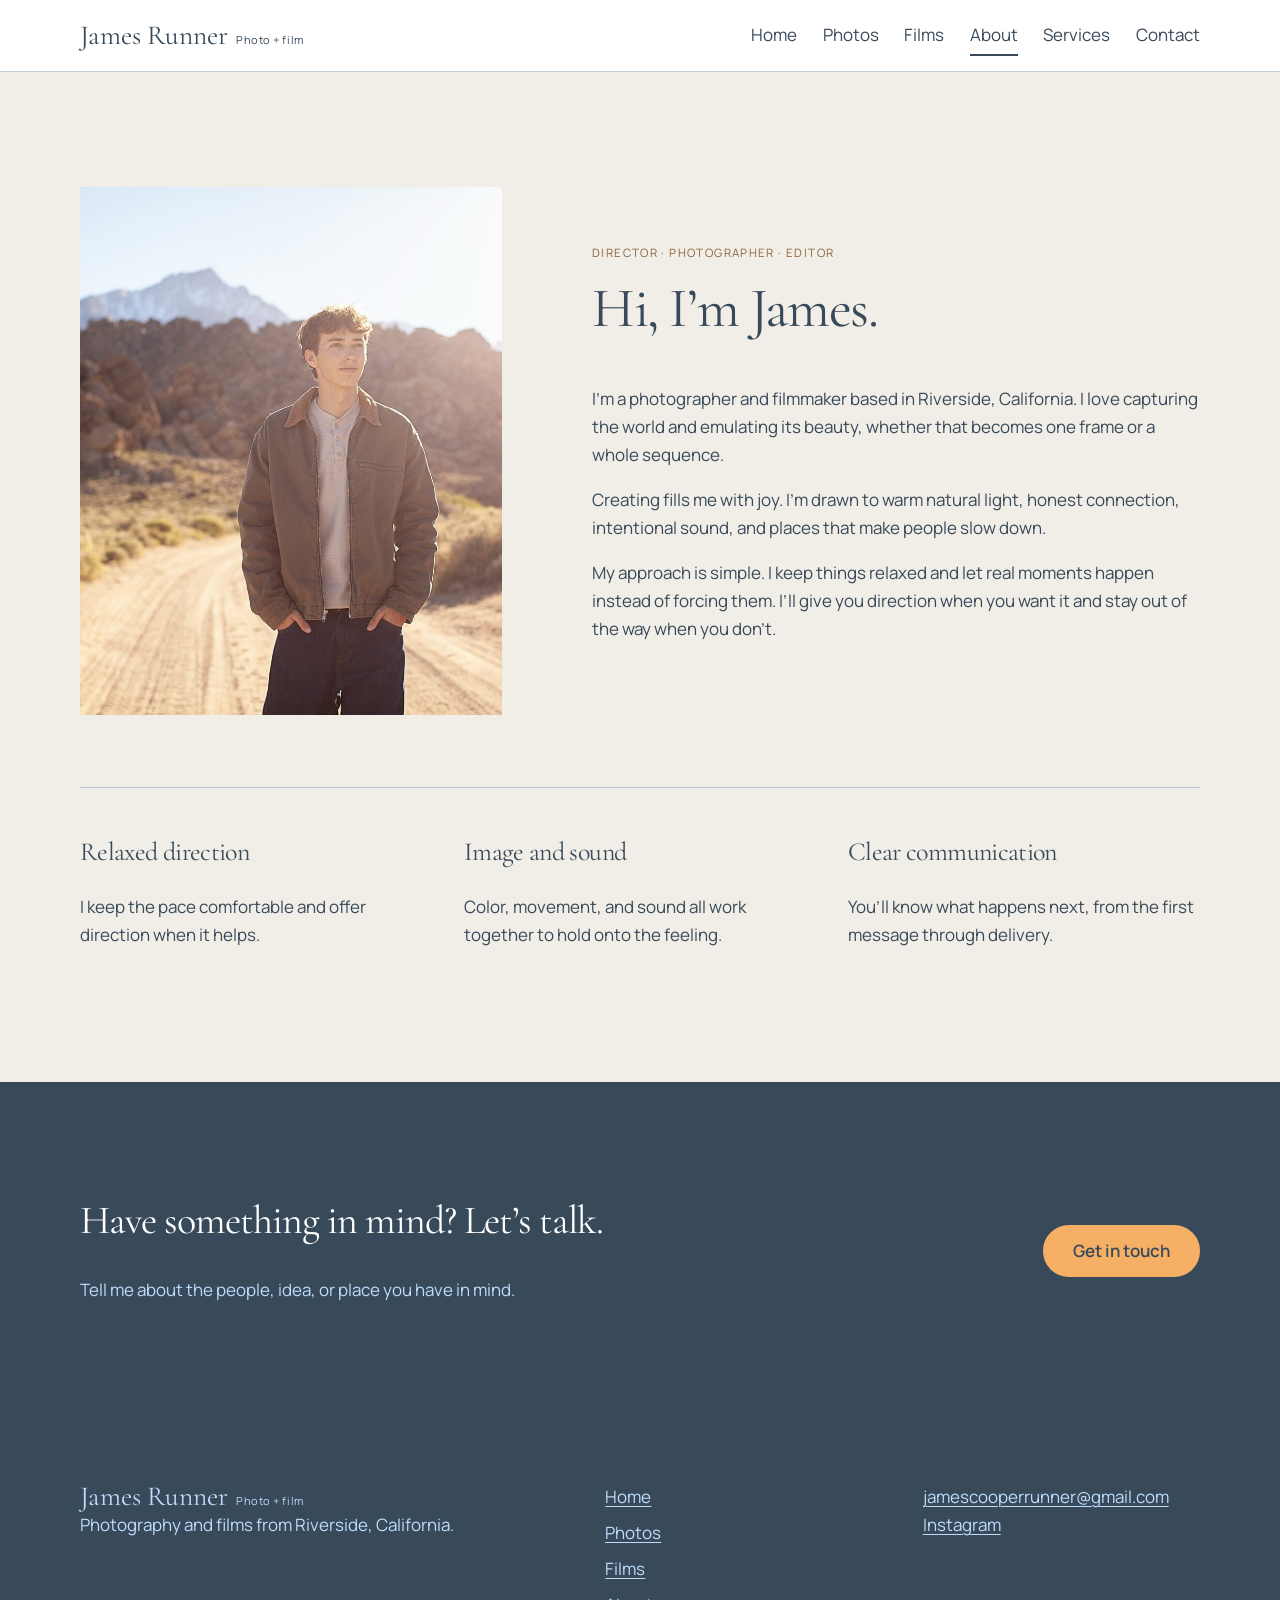
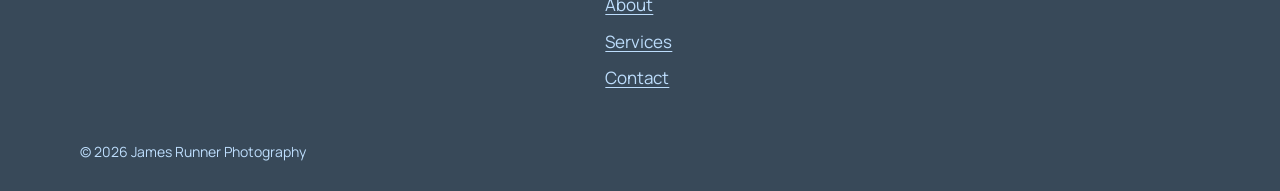
<file: about.html>
<!doctype html>
<html lang="en">
<head>
  <meta charset="utf-8"><meta name="viewport" content="width=device-width,initial-scale=1">
  <title>About James | James Runner Photography</title>
  <meta name="description" content="Meet James Runner, a photographer and filmmaker based in Riverside, California.">
  <link rel="canonical" href="https://jamesrunnerphotography.com/about.html"><link rel="icon" href="favicon.svg">
  <link rel="preconnect" href="https://fonts.googleapis.com"><link rel="preconnect" href="https://fonts.gstatic.com" crossorigin>
  <link href="https://fonts.googleapis.com/css2?family=Cormorant+Garamond:wght@400;500&family=Manrope:wght@400;500;600&display=swap" rel="stylesheet">
  <link rel="stylesheet" href="css/styles.css?v=20261123-24"><script src="js/main.js?v=20261123-24" defer></script>
</head>
<body>
  <a class="skip-link" href="#main">Skip to content</a>
  <header class="site-header"><div class="header-inner"><a class="wordmark" href="index.html"><strong>James Runner</strong><span>Photo + film</span></a><button class="menu-button" aria-expanded="false" aria-controls="site-nav" aria-label="Open menu"><svg viewBox="0 0 24 24" fill="none" stroke="currentColor" stroke-width="1.5"><path d="M3 7h18M3 12h18M3 17h18"/></svg></button><nav class="site-nav" id="site-nav"><a href="index.html">Home</a><a href="portfolio.html">Photos</a><a href="videos.html">Films</a><a href="about.html" aria-current="page">About</a><a href="services.html">Services</a><a href="contact.html">Contact</a></nav></div></header>
  <main id="main">
    <section class="section"><div class="container split">
      <figure class="photo-slot portrait about-portrait"><span class="placeholder" aria-hidden="true"><small>About James</small></span><img src="images/about-james.jpg?v=20261123-26" width="1536" height="1024" alt="Portrait of James Runner in a sunlit mountain landscape" loading="lazy" decoding="async"></figure>
      <div><p class="section-index">Director · photographer · editor</p><h1>Hi, I’m James.</h1><p>I’m a photographer and filmmaker based in Riverside, California. I love capturing the world and emulating its beauty, whether that becomes one frame or a whole sequence.</p><p>Creating fills me with joy. I’m drawn to warm natural light, honest connection, intentional sound, and places that make people slow down.</p><p>My approach is simple. I keep things relaxed and let real moments happen instead of forcing them. I’ll give you direction when you want it and stay out of the way when you don’t.</p></div>
    </div><div class="container principles"><div class="principle"><h3>Relaxed direction</h3><p>I keep the pace comfortable and offer direction when it helps.</p></div><div class="principle"><h3>Image and sound</h3><p>Color, movement, and sound all work together to hold onto the feeling.</p></div><div class="principle"><h3>Clear communication</h3><p>You’ll know what happens next, from the first message through delivery.</p></div></div></section>
    <section class="section cta"><div class="container"><div><h2>Have something in mind? Let’s talk.</h2><p>Tell me about the people, idea, or place you have in mind.</p></div><a class="button primary" href="contact.html">Get in touch</a></div></section>
  </main>
  <footer class="site-footer"><div class="container"><div class="footer-grid"><div><a class="wordmark" href="index.html"><strong>James Runner</strong><span>Photo + film</span></a><p>Photography and films from Riverside, California.</p></div><nav class="footer-nav"><a href="index.html">Home</a><a href="portfolio.html">Photos</a><a href="videos.html">Films</a><a href="about.html">About</a><a href="services.html">Services</a><a href="contact.html">Contact</a></nav><div><a href="mailto:jamescooperrunner@gmail.com">jamescooperrunner@gmail.com</a><p><a href="https://www.instagram.com/jamesrunner.photography/">Instagram</a></p></div></div><p class="copyright">© <span data-year>2026</span> James Runner Photography</p></div></footer>
</body>
</html>
</file>
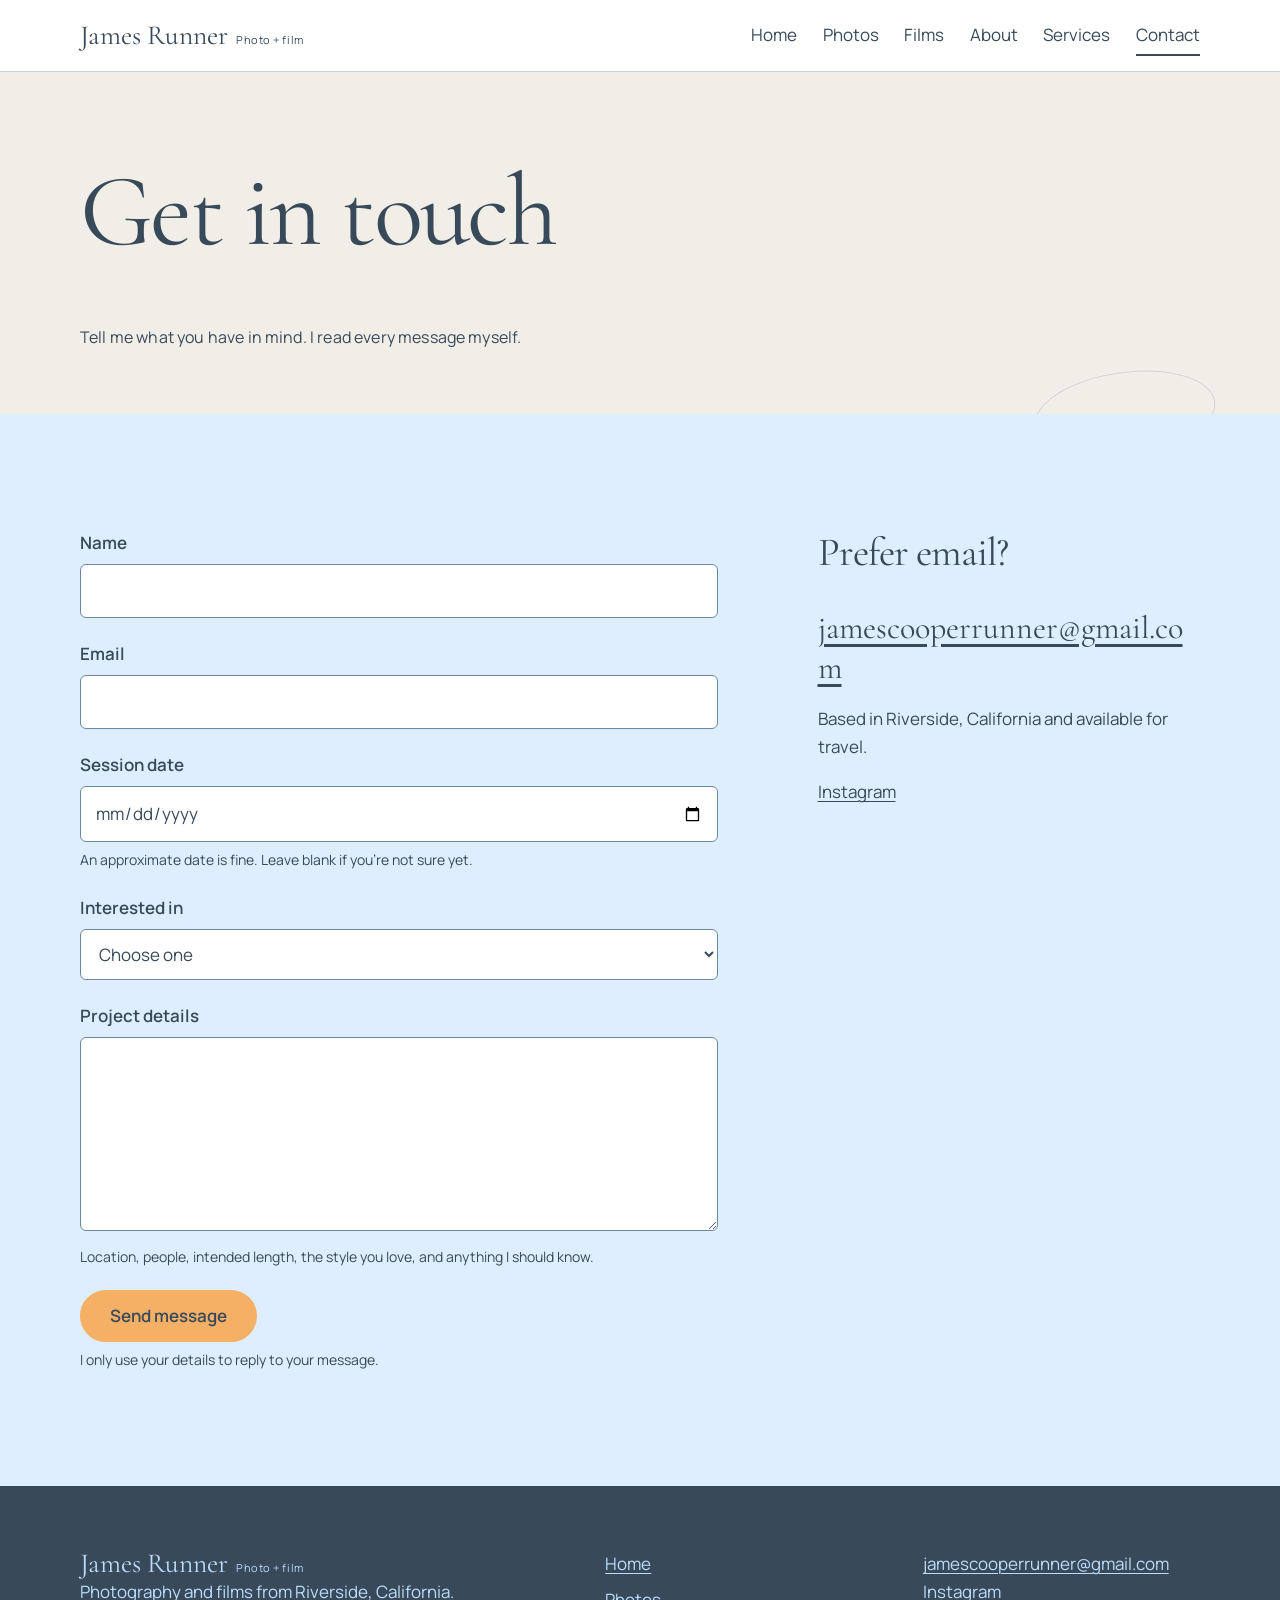
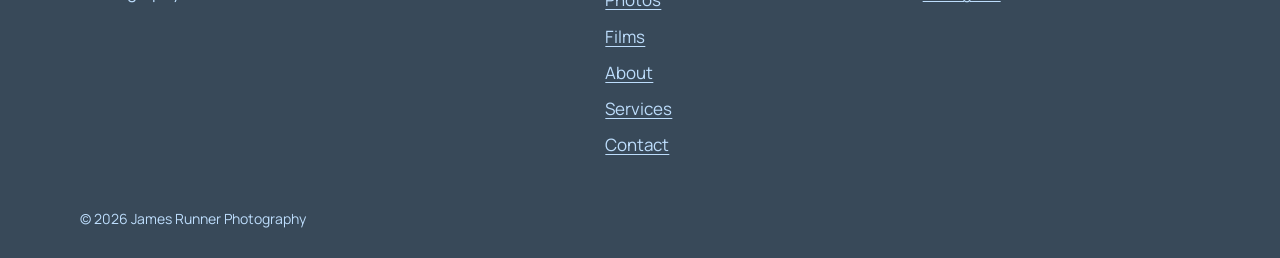
<file: contact.html>
<!doctype html><html lang="en"><head><meta charset="utf-8"><meta name="viewport" content="width=device-width,initial-scale=1"><title>Contact | James Runner Photography</title><meta name="description" content="Contact James Runner about film, photography, and creative projects in Riverside, California."><link rel="canonical" href="https://jamesrunnerphotography.com/contact.html"><link rel="icon" href="favicon.svg"><link rel="preconnect" href="https://fonts.googleapis.com"><link rel="preconnect" href="https://fonts.gstatic.com" crossorigin><link href="https://fonts.googleapis.com/css2?family=Cormorant+Garamond:wght@400;500&family=Manrope:wght@400;500;600&display=swap" rel="stylesheet"><link rel="stylesheet" href="css/styles.css?v=20261123-12"><script src="js/main.js?v=20261123-12" defer></script></head>
<body><a class="skip-link" href="#main">Skip to content</a><header class="site-header"><div class="header-inner"><a class="wordmark" href="index.html"><strong>James Runner</strong><span>Photo + film</span></a><button class="menu-button" aria-expanded="false" aria-controls="site-nav" aria-label="Open menu"><svg viewBox="0 0 24 24" fill="none" stroke="currentColor" stroke-width="1.5"><path d="M3 7h18M3 12h18M3 17h18"/></svg></button><nav class="site-nav" id="site-nav"><a href="index.html">Home</a><a href="portfolio.html">Photos</a><a href="videos.html">Films</a><a href="about.html">About</a><a href="services.html">Services</a><a href="contact.html" aria-current="page">Contact</a></nav></div></header>
<main id="main"><header class="page-hero"><div class="container"><h1>Get in touch</h1><p>Tell me what you have in mind. I read every message myself.</p></div></header><section class="section tint"><div class="container contact-grid"><div><form action="https://formspree.io/f/YOUR_FORM_ID" method="POST" data-contact-form novalidate><div class="honeypot" aria-hidden="true"><label for="company">Leave this blank</label><input id="company" name="company" tabindex="-1" autocomplete="off"></div><div class="field"><label for="name">Name</label><input id="name" name="name" type="text" required autocomplete="name" aria-describedby="name-error"><p class="error" id="name-error" aria-live="polite"></p></div><div class="field"><label for="email">Email</label><input id="email" name="email" type="email" required autocomplete="email" aria-describedby="email-error"><p class="error" id="email-error" aria-live="polite"></p></div><div class="field"><label for="date">Session date</label><input id="date" name="date" type="date" aria-describedby="date-help date-error"><p class="helper" id="date-help">An approximate date is fine. Leave blank if you’re not sure yet.</p><p class="error" id="date-error" aria-live="polite"></p></div><div class="field"><label for="interest">Interested in</label><select id="interest" name="interest" aria-describedby="interest-error"><option value="">Choose one</option><option value="video">Film or video project</option><option value="couples">Couples session</option><option value="landscapes">Print or outdoor project</option><option value="other">Something else</option></select><p class="error" id="interest-error" aria-live="polite"></p></div><div class="field"><label for="details">Project details</label><textarea id="details" name="details" rows="6" required aria-describedby="details-help details-error"></textarea><p class="helper" id="details-help">Location, people, intended length, the style you love, and anything I should know.</p><p class="error" id="details-error" aria-live="polite"></p></div><button class="button primary" type="submit">Send message</button><p class="privacy">I only use your details to reply to your message.</p></form><div class="form-status" tabindex="-1" aria-live="polite"></div></div><aside><h2>Prefer email?</h2><p><a class="direct-email" href="mailto:jamescooperrunner@gmail.com">jamescooperrunner@gmail.com</a></p><p>Based in Riverside, California and available for travel.</p><p><a href="https://www.instagram.com/jamesrunner.photography/">Instagram</a></p></aside></div></section></main>
<footer class="site-footer"><div class="container"><div class="footer-grid"><div><a class="wordmark" href="index.html"><strong>James Runner</strong><span>Photo + film</span></a><p>Photography and films from Riverside, California.</p></div><nav class="footer-nav"><a href="index.html">Home</a><a href="portfolio.html">Photos</a><a href="videos.html">Films</a><a href="about.html">About</a><a href="services.html">Services</a><a href="contact.html">Contact</a></nav><div><a href="mailto:jamescooperrunner@gmail.com">jamescooperrunner@gmail.com</a><p><a href="https://www.instagram.com/jamesrunner.photography/">Instagram</a></p></div></div><p class="copyright">© <span data-year>2026</span> James Runner Photography</p></div></footer></body></html>
</file>
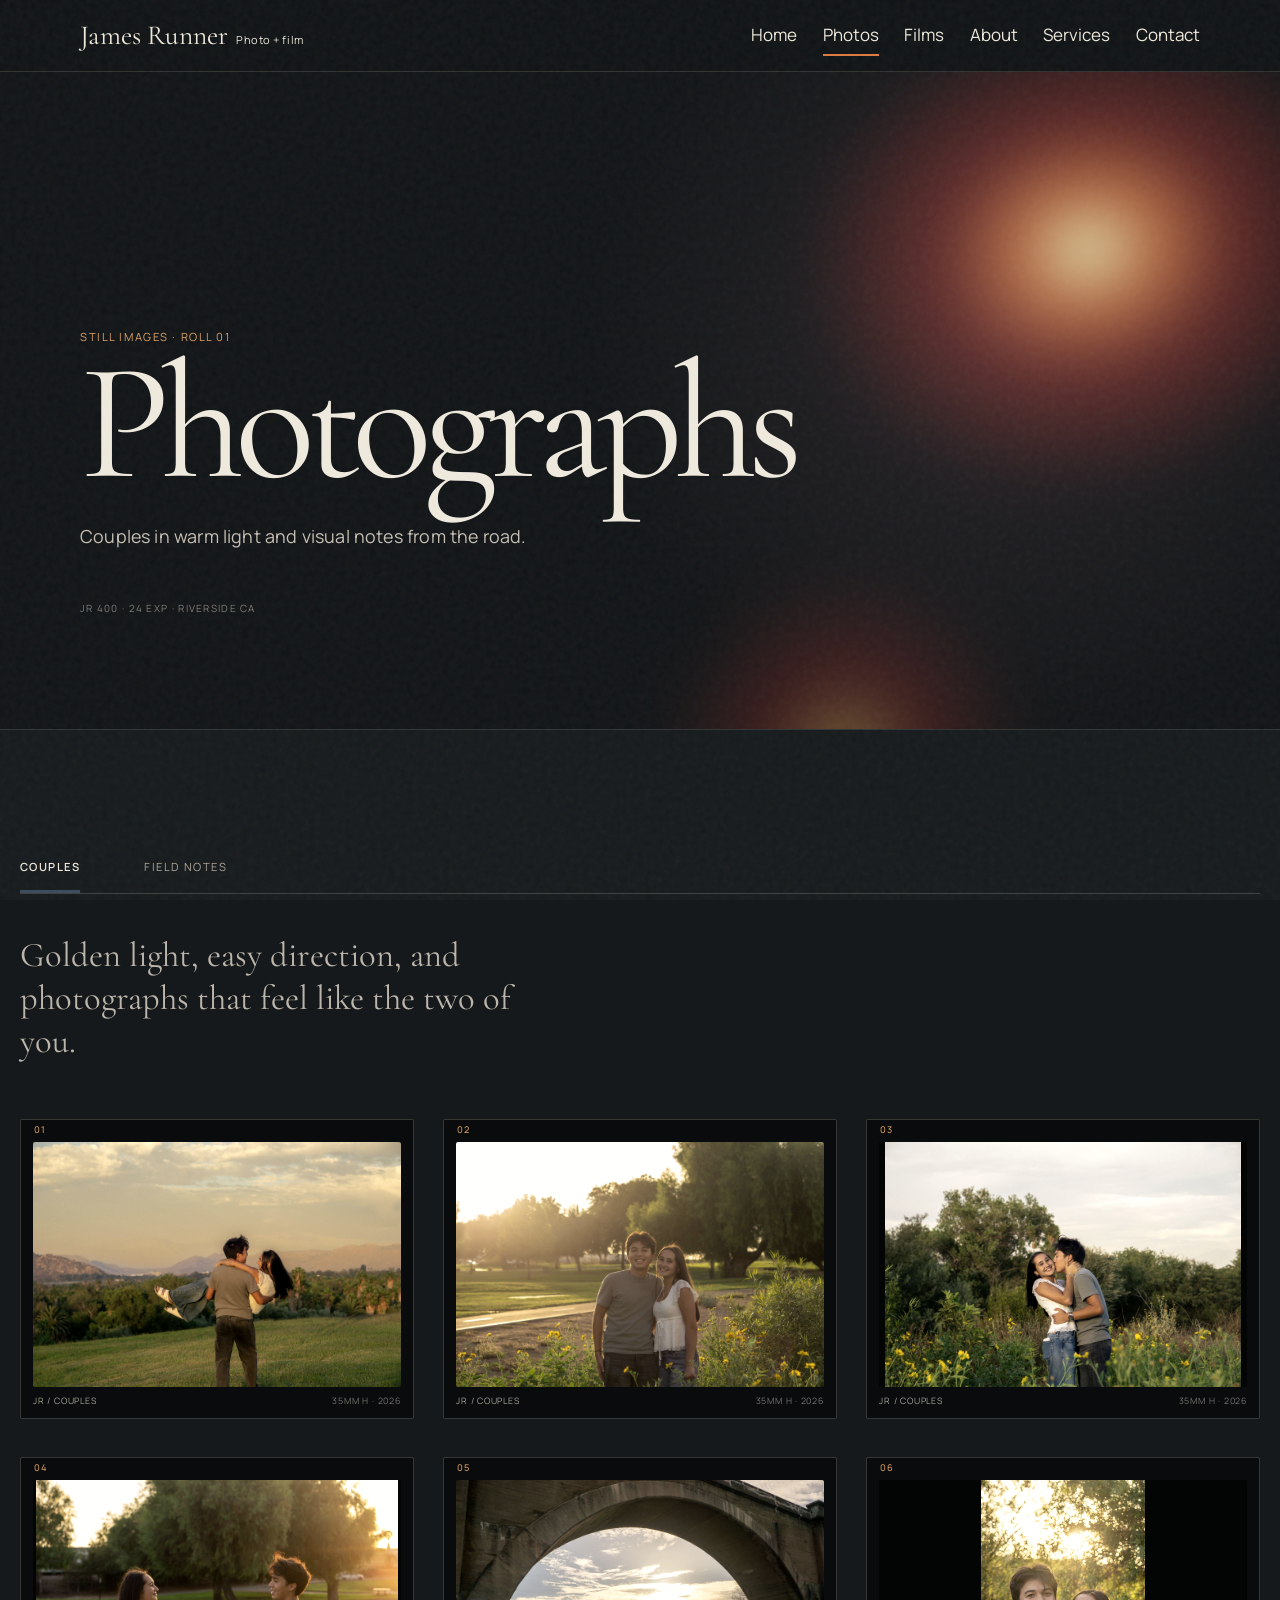
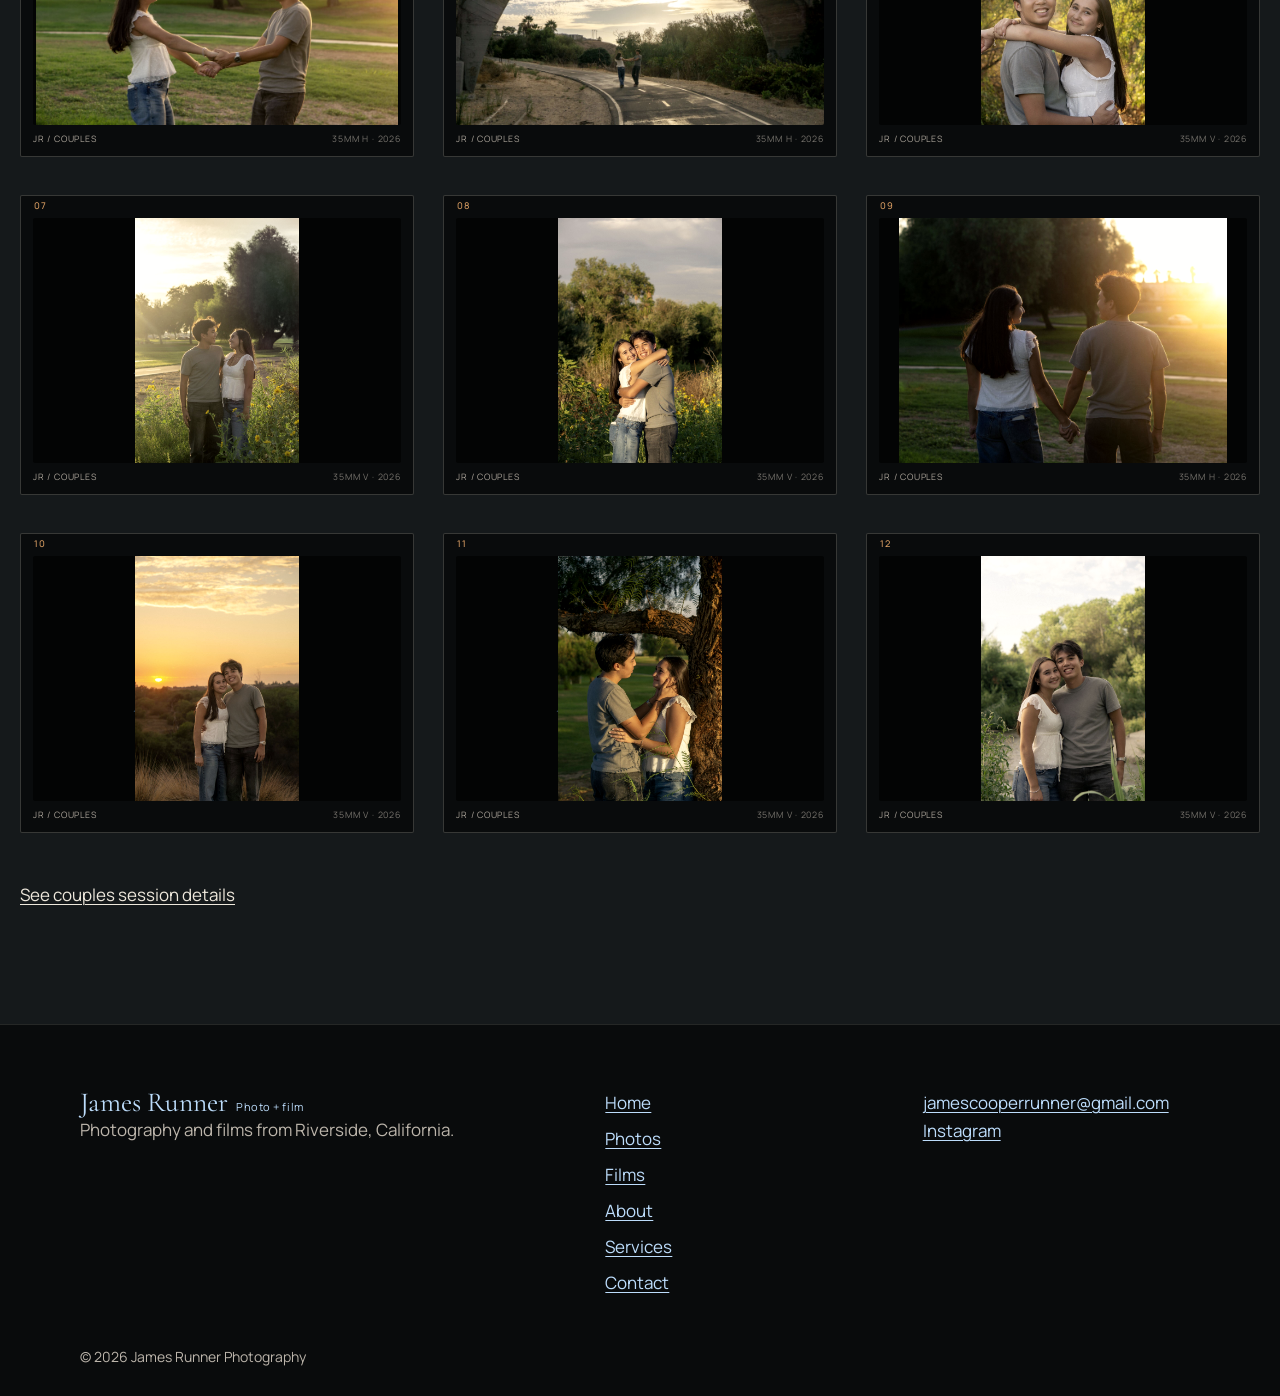
<file: portfolio.html>
<!doctype html>
<html lang="en">
<head>
  <meta charset="utf-8"><meta name="viewport" content="width=device-width,initial-scale=1">
  <title>Portfolio | James Runner Photography</title>
  <meta name="description" content="View couples photography and field notes by James Runner in Riverside, California.">
  <link rel="canonical" href="https://jamesrunnerphotography.com/portfolio.html">
  <meta property="og:title" content="Portfolio | James Runner Photography"><meta property="og:description" content="Couples and landscape work by James Runner.">
  <meta property="og:image" content="https://jamesrunnerphotography.com/images/og-share.jpg"><meta property="og:url" content="https://jamesrunnerphotography.com/portfolio.html"><meta name="twitter:card" content="summary_large_image">
  <link rel="icon" href="favicon.svg"><link rel="preconnect" href="https://fonts.googleapis.com"><link rel="preconnect" href="https://fonts.gstatic.com" crossorigin>
  <link href="https://fonts.googleapis.com/css2?family=Cormorant+Garamond:wght@400;500&family=Manrope:wght@400;500;600&display=swap" rel="stylesheet">
  <link rel="stylesheet" href="css/styles.css?v=20261123-24"><script src="js/main.js?v=20261123-24" defer></script>
</head>
<body class="photos-page">
  <a class="skip-link" href="#main">Skip to content</a>
  <header class="site-header"><div class="header-inner"><a class="wordmark" href="index.html"><strong>James Runner</strong><span>Photo + film</span></a><button class="menu-button" aria-expanded="false" aria-controls="site-nav" aria-label="Open menu"><svg viewBox="0 0 24 24" fill="none" stroke="currentColor" stroke-width="1.5"><path d="M3 7h18M3 12h18M3 17h18"/></svg></button><nav class="site-nav" id="site-nav"><a href="index.html">Home</a><a href="portfolio.html" aria-current="page">Photos</a><a href="videos.html">Films</a><a href="about.html">About</a><a href="services.html">Services</a><a href="contact.html">Contact</a></nav></div></header>
  <main id="main">
    <header class="page-hero photo-hero">
      <div class="film-burn burn-one" aria-hidden="true"></div><div class="film-burn burn-two" aria-hidden="true"></div>
      <div class="container"><p class="scope-place">Still images · Roll 01</p><h1>Photographs</h1><p>Couples in warm light and visual notes from the road.</p><p class="roll-code" aria-hidden="true">JR 400 · 24 EXP · RIVERSIDE CA</p></div>
    </header>
    <section class="section tint photo-vault"><div class="gallery-container">
      <div class="tabs" role="tablist" aria-label="Portfolio categories"><button class="tab" id="tab-couples" role="tab" aria-selected="true" aria-controls="panel-couples" data-category="couples">Couples</button><button class="tab" id="tab-landscapes" role="tab" aria-selected="false" aria-controls="panel-landscapes" data-category="landscapes" tabindex="-1">Field Notes</button></div>
      <section id="panel-couples" role="tabpanel" aria-labelledby="tab-couples" data-panel="couples"><p class="panel-intro">Golden light, easy direction, and photographs that feel like the two of you.</p><div class="masonry"></div><a class="panel-link" href="services.html#couples">See couples session details</a></section>
      <section id="panel-landscapes" role="tabpanel" aria-labelledby="tab-landscapes" data-panel="landscapes" hidden><p class="panel-intro">Land, light, weather, and the people who travel through it.</p><div class="masonry"></div><a class="panel-link" href="services.html#landscapes">Ask about prints or outdoor work</a></section>
    </div></section>
  </main>
  <footer class="site-footer"><div class="container"><div class="footer-grid"><div><a class="wordmark" href="index.html"><strong>James Runner</strong><span>Photo + film</span></a><p>Photography and films from Riverside, California.</p></div><nav class="footer-nav"><a href="index.html">Home</a><a href="portfolio.html">Photos</a><a href="videos.html">Films</a><a href="about.html">About</a><a href="services.html">Services</a><a href="contact.html">Contact</a></nav><div><a href="mailto:jamescooperrunner@gmail.com">jamescooperrunner@gmail.com</a><p><a class="instagram" href="https://www.instagram.com/jamesrunner.photography/">Instagram</a></p></div></div><p class="copyright">© <span data-year>2026</span> James Runner Photography</p></div></footer>
  <div class="lightbox" role="dialog" aria-modal="true" aria-label="Photo viewer" hidden><button class="lightbox-close" aria-label="Close photo viewer">×</button><button class="lightbox-prev" aria-label="Previous photo">‹</button><div class="lightbox-stage"><img class="lightbox-image" alt=""></div><button class="lightbox-next" aria-label="Next photo">›</button><div class="lightbox-meta" aria-live="polite"></div></div>
</body>
</html>
</file>
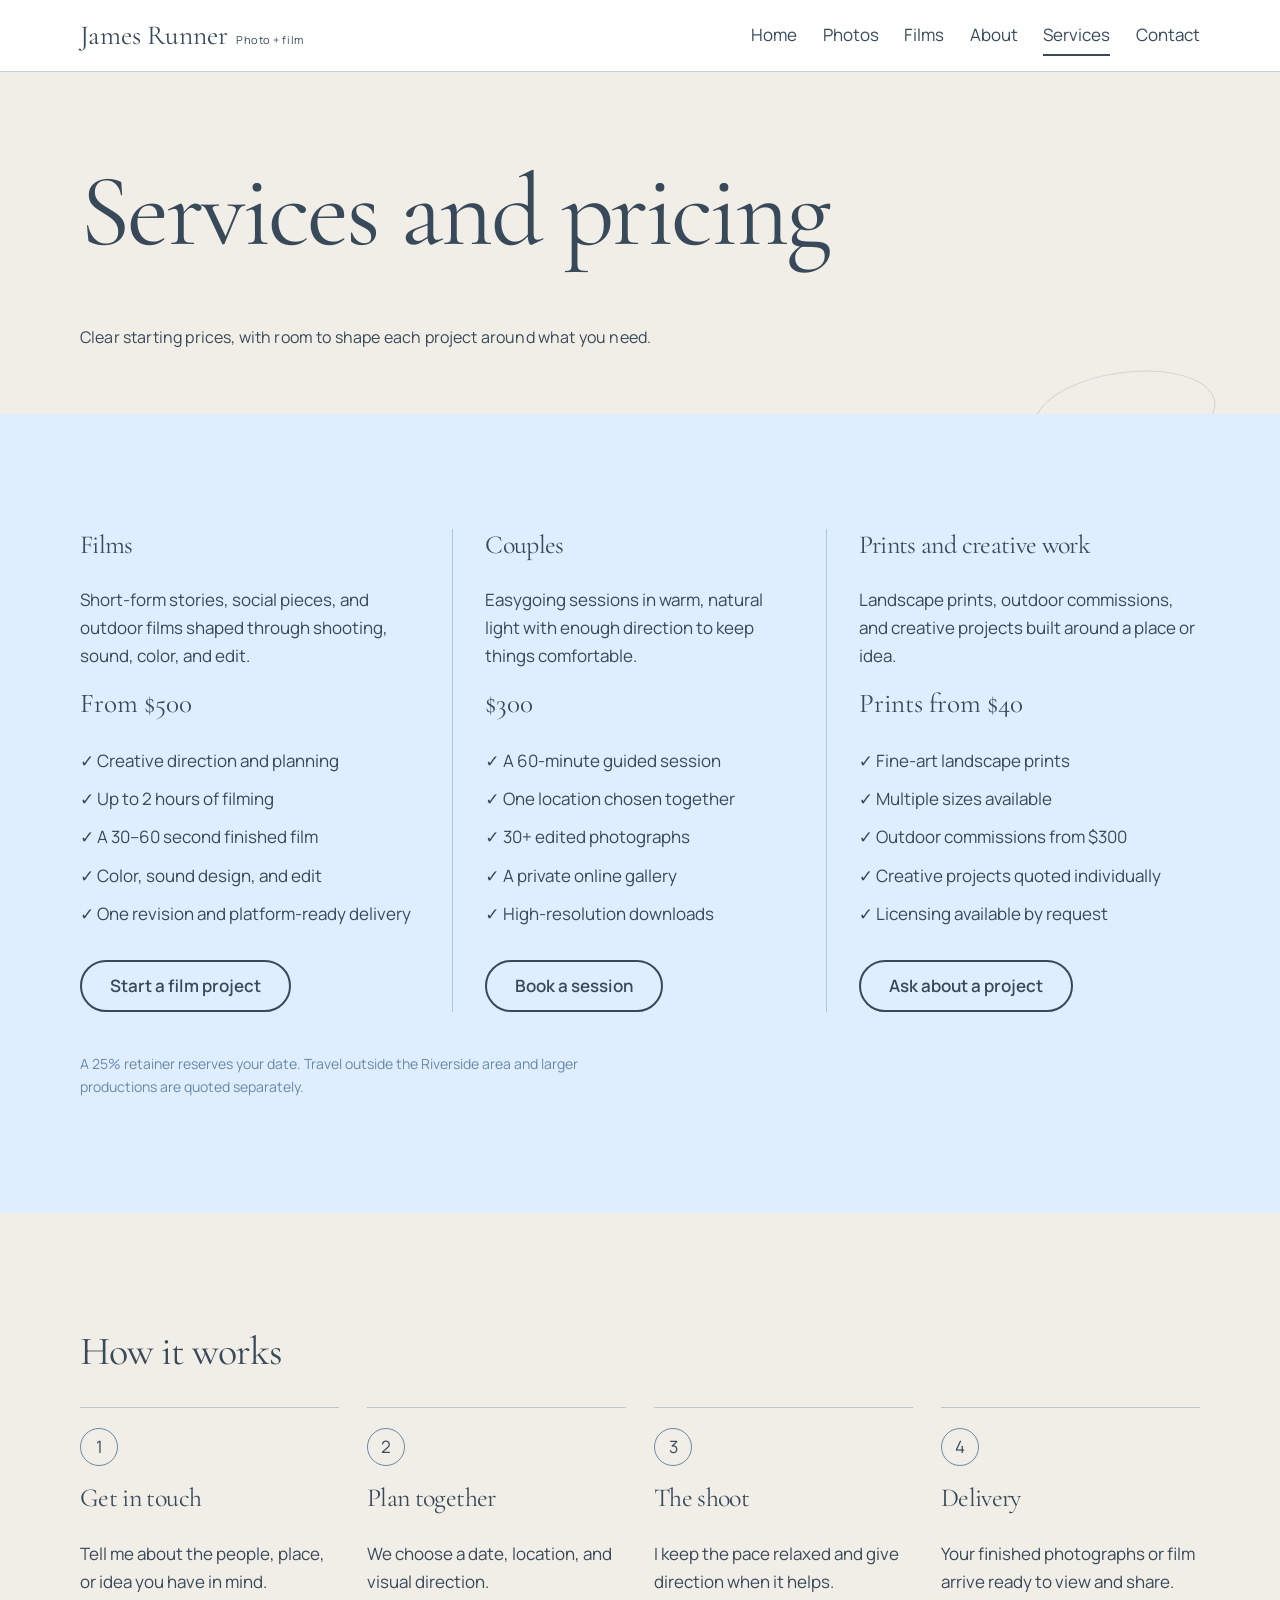
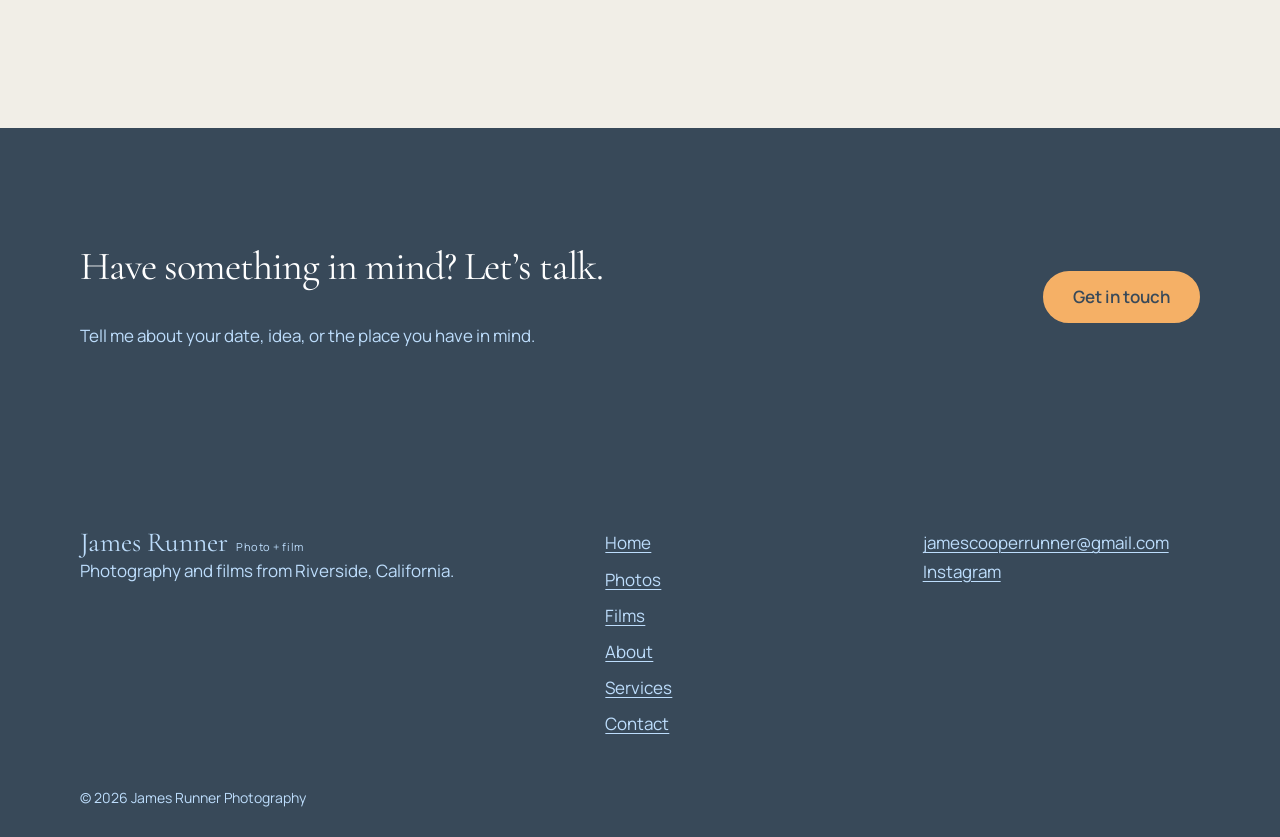
<file: services.html>
<!doctype html>
<html lang="en">
<head>
  <meta charset="utf-8"><meta name="viewport" content="width=device-width,initial-scale=1">
  <title>Services and pricing | James Runner Photography</title>
  <meta name="description" content="Film, couples photography, prints, and creative services from James Runner in Riverside, California.">
  <link rel="canonical" href="https://jamesrunnerphotography.com/services.html"><link rel="icon" href="favicon.svg">
  <link rel="preconnect" href="https://fonts.googleapis.com"><link rel="preconnect" href="https://fonts.gstatic.com" crossorigin>
  <link href="https://fonts.googleapis.com/css2?family=Cormorant+Garamond:wght@400;500&family=Manrope:wght@400;500;600&display=swap" rel="stylesheet">
  <link rel="stylesheet" href="css/styles.css?v=20261123-28"><script src="js/main.js?v=20261123-24" defer></script>
</head>
<body>
  <a class="skip-link" href="#main">Skip to content</a>
  <header class="site-header"><div class="header-inner"><a class="wordmark" href="index.html"><strong>James Runner</strong><span>Photo + film</span></a><button class="menu-button" aria-expanded="false" aria-controls="site-nav" aria-label="Open menu"><svg viewBox="0 0 24 24" fill="none" stroke="currentColor" stroke-width="1.5"><path d="M3 7h18M3 12h18M3 17h18"/></svg></button><nav class="site-nav" id="site-nav"><a href="index.html">Home</a><a href="portfolio.html">Photos</a><a href="videos.html">Films</a><a href="about.html">About</a><a href="services.html" aria-current="page">Services</a><a href="contact.html">Contact</a></nav></div></header>
  <main id="main">
    <header class="page-hero"><div class="container"><h1>Services and pricing</h1><p>Clear starting prices, with room to shape each project around what you need.</p></div></header>
    <section class="section tint"><div class="container services">
      <article class="service anchor-offset" id="video"><h3>Films</h3><p>Short-form stories, social pieces, and outdoor films shaped through shooting, sound, color, and edit.</p><p class="price">From $500</p><ul class="included"><li>✓ Creative direction and planning</li><li>✓ Up to 2 hours of filming</li><li>✓ A 30–60 second finished film</li><li>✓ Color, sound design, and edit</li><li>✓ One revision and platform-ready delivery</li></ul><a class="button secondary" href="contact.html?type=video">Start a film project</a></article>
      <article class="service anchor-offset" id="couples"><h3>Couples</h3><p>Easygoing sessions in warm, natural light with enough direction to keep things comfortable.</p><p class="price">$300</p><ul class="included"><li>✓ A 60-minute guided session</li><li>✓ One location chosen together</li><li>✓ 30+ edited photographs</li><li>✓ A private online gallery</li><li>✓ High-resolution downloads</li></ul><a class="button secondary" href="contact.html?type=couples">Book a session</a></article>
      <article class="service anchor-offset" id="landscapes"><h3>Prints and creative work</h3><p>Landscape prints, outdoor commissions, and creative projects built around a place or idea.</p><p class="price">Prints from $40</p><ul class="included"><li>✓ Fine-art landscape prints</li><li>✓ Multiple sizes available</li><li>✓ Outdoor commissions from $300</li><li>✓ Creative projects quoted individually</li><li>✓ Licensing available by request</li></ul><a class="button secondary" href="contact.html?type=landscapes">Ask about a project</a></article>
    </div><div class="container"><p class="privacy pricing-note">A 25% retainer reserves your date. Travel outside the Riverside area and larger productions are quoted separately.</p></div></section>
    <section class="section"><div class="container"><h2>How it works</h2><div class="steps"><div class="step"><h3>Get in touch</h3><p>Tell me about the people, place, or idea you have in mind.</p></div><div class="step"><h3>Plan together</h3><p>We choose a date, location, and visual direction.</p></div><div class="step"><h3>The shoot</h3><p>I keep the pace relaxed and give direction when it helps.</p></div><div class="step"><h3>Delivery</h3><p>Your finished photographs or film arrive ready to view and share.</p></div></div></div></section>
    <section class="section cta"><div class="container"><div><h2>Have something in mind? Let’s talk.</h2><p>Tell me about your date, idea, or the place you have in mind.</p></div><a class="button primary" href="contact.html">Get in touch</a></div></section>
  </main>
  <footer class="site-footer"><div class="container"><div class="footer-grid"><div><a class="wordmark" href="index.html"><strong>James Runner</strong><span>Photo + film</span></a><p>Photography and films from Riverside, California.</p></div><nav class="footer-nav"><a href="index.html">Home</a><a href="portfolio.html">Photos</a><a href="videos.html">Films</a><a href="about.html">About</a><a href="services.html">Services</a><a href="contact.html">Contact</a></nav><div><a href="mailto:jamescooperrunner@gmail.com">jamescooperrunner@gmail.com</a><p><a href="https://www.instagram.com/jamesrunner.photography/">Instagram</a></p></div></div><p class="copyright">© <span data-year>2026</span> James Runner Photography</p></div></footer>
</body>
</html>
</file>
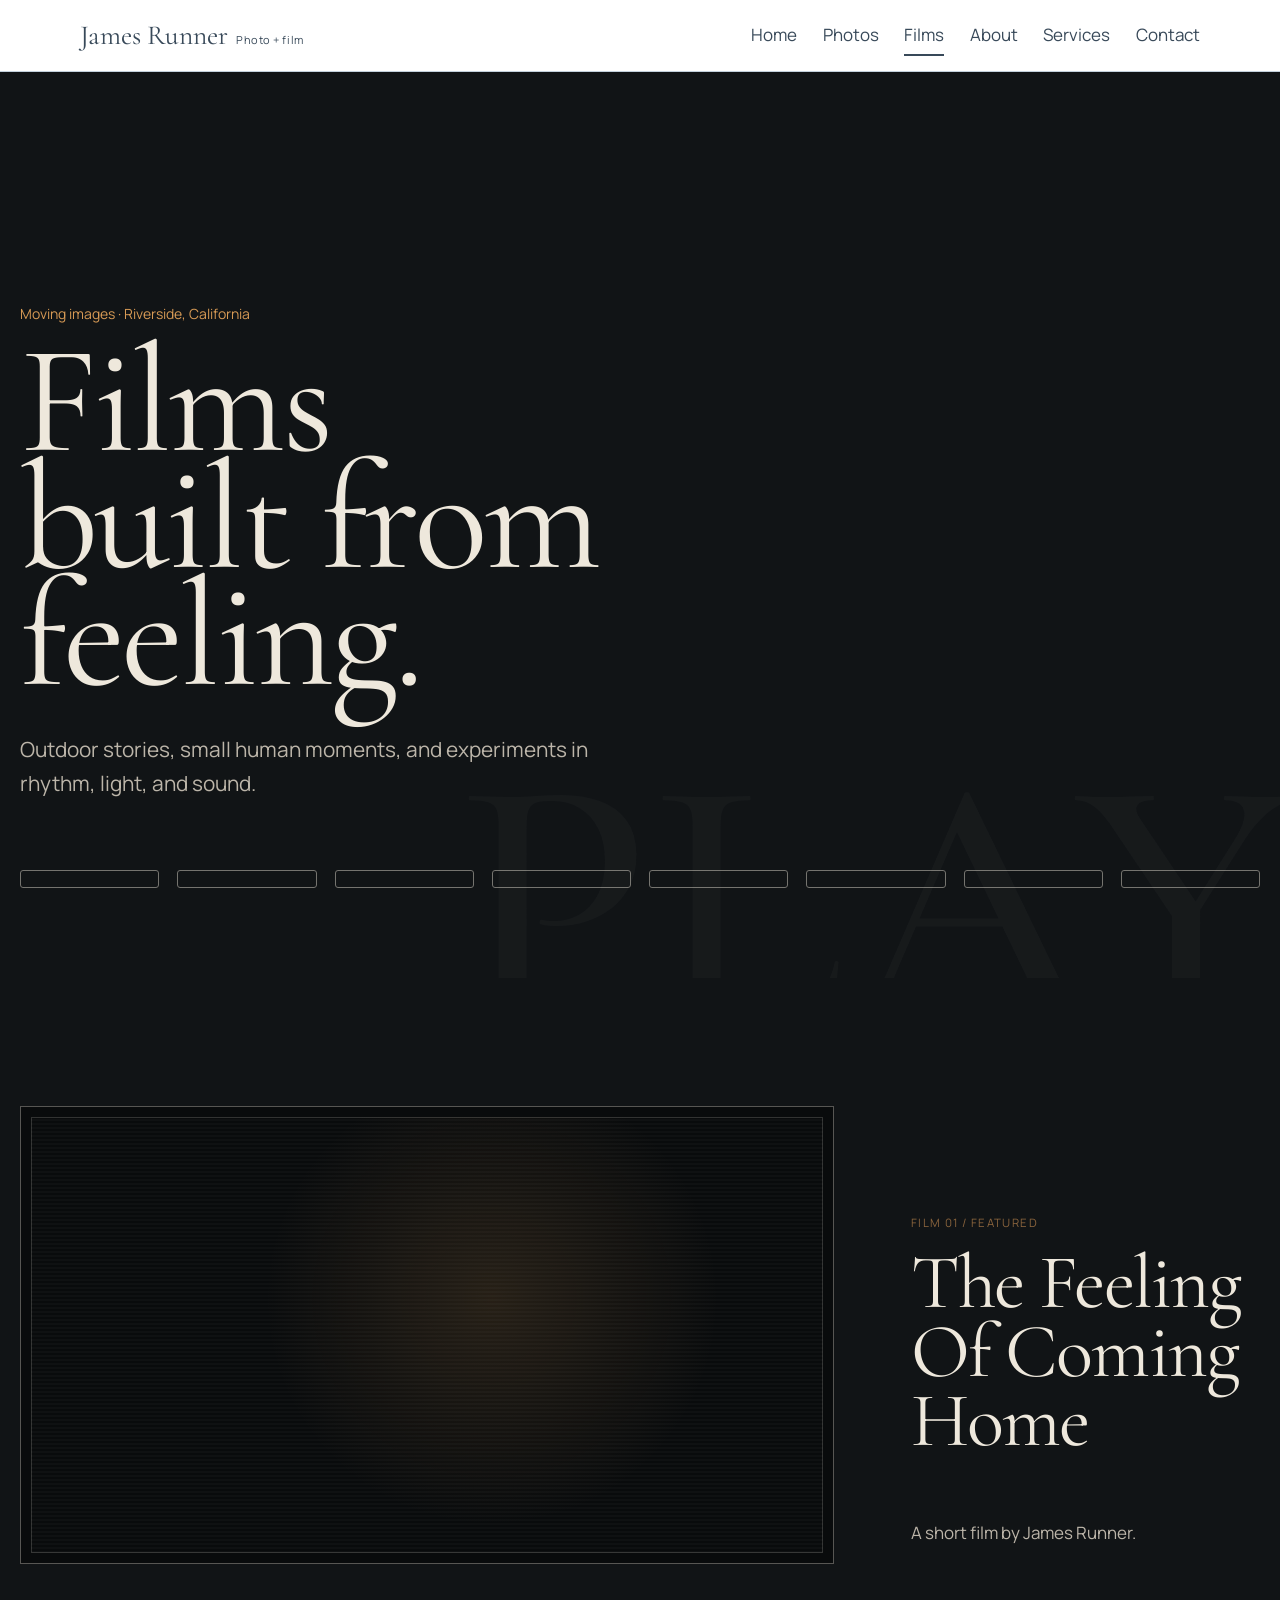
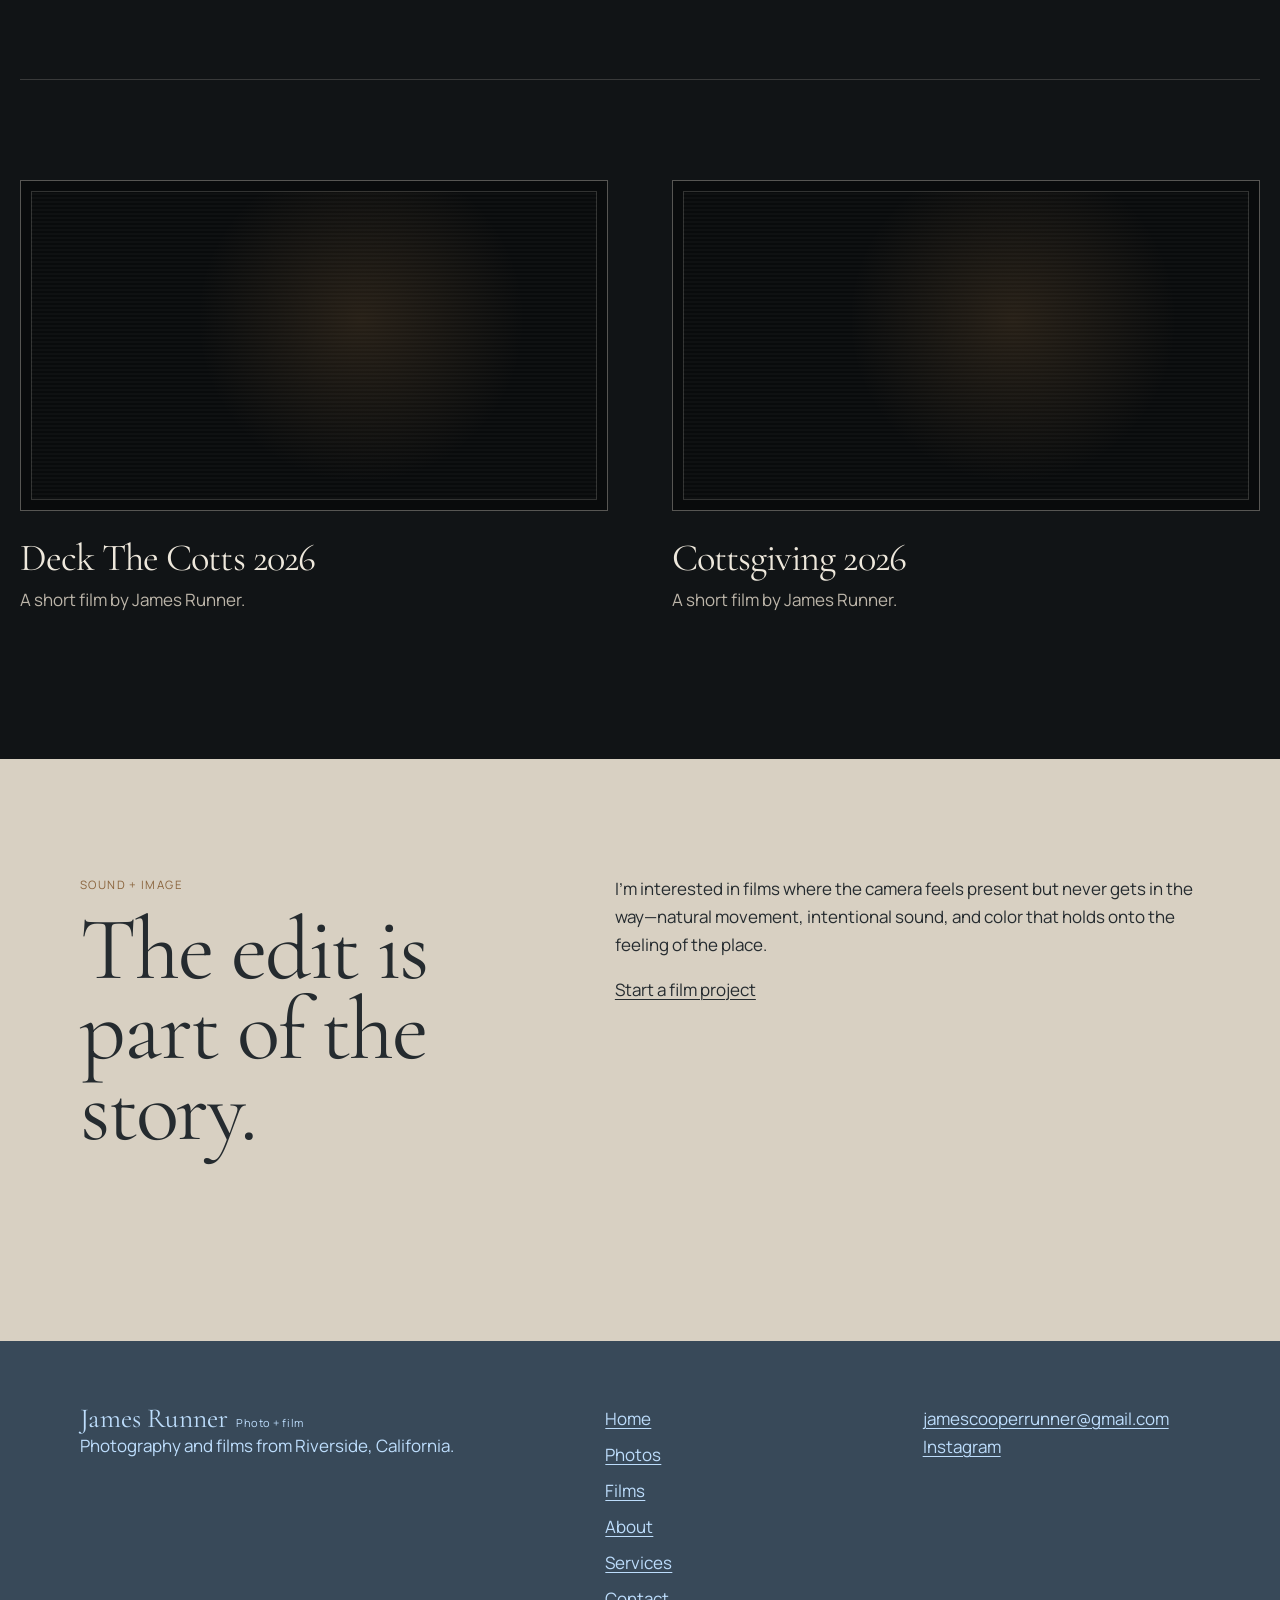
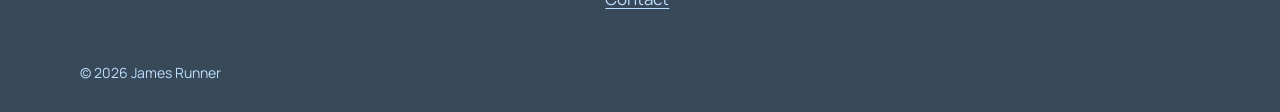
<file: videos.html>
<!doctype html>
<html lang="en">
<head>
  <meta charset="utf-8">
  <meta name="viewport" content="width=device-width,initial-scale=1">
  <title>Films | James Runner</title>
  <meta name="description" content="Short films and moving images by James Runner, a photographer and filmmaker in Riverside, California.">
  <link rel="canonical" href="https://jamesrunnerphotography.com/videos.html">
  <link rel="icon" href="favicon.svg">
  <link rel="preconnect" href="https://fonts.googleapis.com">
  <link rel="preconnect" href="https://fonts.gstatic.com" crossorigin>
  <link href="https://fonts.googleapis.com/css2?family=Cormorant+Garamond:wght@400;500&family=Manrope:wght@400;500;600&display=swap" rel="stylesheet">
  <link rel="stylesheet" href="css/styles.css?v=20261123-13">
  <script src="js/main.js?v=20261123-13" defer></script>
</head>
<body class="film-page">
  <a class="skip-link" href="#main">Skip to content</a>
  <header class="site-header"><div class="header-inner"><a class="wordmark" href="index.html"><strong>James Runner</strong><span>Photo + film</span></a><button class="menu-button" aria-expanded="false" aria-controls="site-nav" aria-label="Open menu"><svg viewBox="0 0 24 24" fill="none" stroke="currentColor" stroke-width="1.5"><path d="M3 7h18M3 12h18M3 17h18"/></svg></button><nav class="site-nav" id="site-nav"><a href="index.html">Home</a><a href="portfolio.html">Photos</a><a href="videos.html" aria-current="page">Films</a><a href="about.html">About</a><a href="services.html">Services</a><a href="contact.html">Contact</a></nav></div></header>
  <main id="main">
    <section class="film-hero"><div class="gallery-container"><p class="scope-place">Moving images · Riverside, California</p><h1>Films built from feeling.</h1><p>Outdoor stories, small human moments, and experiments in rhythm, light, and sound.</p><div class="film-reel-line" aria-hidden="true"><span></span><span></span><span></span><span></span><span></span><span></span><span></span><span></span></div></div></section>
    <section class="film-program"><div class="gallery-container">
      <article class="featured-film"><div class="video-placeholder films-ready"><iframe src="https://www.youtube-nocookie.com/embed/hobK6bAK-Ec?rel=0" title="The Feeling Of Coming Home by James Runner" loading="lazy" allow="accelerometer; autoplay; clipboard-write; encrypted-media; gyroscope; picture-in-picture; web-share" referrerpolicy="strict-origin-when-cross-origin" allowfullscreen></iframe></div><div class="film-info"><p class="section-index">Film 01 / Featured</p><h2>The Feeling Of Coming Home</h2><p>A short film by James Runner.</p></div></article>
      <div class="film-grid">
        <article class="film-card"><div class="video-placeholder small films-ready"><iframe src="https://www.youtube-nocookie.com/embed/fNj__AceYMo?rel=0&amp;origin=https%3A%2F%2Fjamesrunner.github.io&amp;widget_referrer=https%3A%2F%2Fjamesrunner.github.io%2FJames-Runner-Photography%2Fvideos.html" title="Deck The Cotts 2026 by James Runner" loading="lazy" allow="accelerometer; autoplay; clipboard-write; encrypted-media; gyroscope; picture-in-picture; web-share" referrerpolicy="strict-origin-when-cross-origin" allowfullscreen></iframe></div><h3>Deck The Cotts 2026</h3><p>A short film by James Runner.</p></article>
        <article class="film-card"><div class="video-placeholder small films-ready"><iframe src="https://www.youtube-nocookie.com/embed/FD3n29-LsU8?rel=0" title="Cottsgiving 2026 by James Runner" loading="lazy" allow="accelerometer; autoplay; clipboard-write; encrypted-media; gyroscope; picture-in-picture; web-share" referrerpolicy="strict-origin-when-cross-origin" allowfullscreen></iframe></div><h3>Cottsgiving 2026</h3><p>A short film by James Runner.</p></article>
      </div>
    </div></section>
    <section class="film-process"><div class="container split-copy"><div><p class="section-index">Sound + image</p><h2>The edit is part of the story.</h2></div><div><p>I’m interested in films where the camera feels present but never gets in the way—natural movement, intentional sound, and color that holds onto the feeling of the place.</p><a href="contact.html?type=video">Start a film project</a></div></div></section>
  </main>
  <footer class="site-footer"><div class="container"><div class="footer-grid"><div><a class="wordmark" href="index.html"><strong>James Runner</strong><span>Photo + film</span></a><p>Photography and films from Riverside, California.</p></div><nav class="footer-nav"><a href="index.html">Home</a><a href="portfolio.html">Photos</a><a href="videos.html">Films</a><a href="about.html">About</a><a href="services.html">Services</a><a href="contact.html">Contact</a></nav><div><a href="mailto:jamescooperrunner@gmail.com">jamescooperrunner@gmail.com</a><p><a href="https://www.instagram.com/jamesrunner.photography/">Instagram</a></p></div></div><p class="copyright">© <span data-year>2026</span> James Runner</p></div></footer>
</body>
</html>
</file>
<file: css/styles.css>
:root{--slate:#384959;--steel:#6A89A7;--sky:#88BDF2;--pale:#BDDDFC;--accent:#F5B066;--accent-hover:#F8BC78;--mist:#F7FAFD;--tint:#DEEEFE;--white:#FFF;--line:rgba(106,137,167,.4);--serif:"Cormorant Garamond",Georgia,serif;--sans:"Manrope",system-ui,sans-serif;--space:clamp(4rem,9vw,7.5rem)}
*{box-sizing:border-box}html{scroll-behavior:smooth}body{margin:0;background:var(--mist);color:var(--slate);font:400 1.0625rem/1.65 var(--sans);overflow-x:hidden}img{display:block;max-width:100%}a{color:inherit;text-decoration-thickness:.08em;text-underline-offset:.18em}a:hover{text-decoration-thickness:.14em}button,input,select,textarea{font:inherit;color:inherit}button{cursor:pointer}h1,h2,h3,p{margin-top:0}h1,h2,h3{font-family:var(--serif);font-weight:400}h1{font-size:clamp(2.25rem,6vw,3.5rem);line-height:1.08}h2{font-size:clamp(1.75rem,4vw,2.5rem);line-height:1.15}h3{font-size:clamp(1.375rem,3vw,1.625rem);line-height:1.2}p{max-width:62ch}.container{width:min(1120px,calc(100% - 40px));margin-inline:auto}.gallery-container{width:min(1320px,calc(100% - 40px));margin-inline:auto}.section{padding-block:var(--space)}.tint{background:var(--tint)}.skip-link{position:fixed;z-index:1000;left:16px;top:12px;transform:translateY(-160%);background:var(--white);padding:10px 16px;border:2px solid var(--slate)}.skip-link:focus{transform:none}.site-header{position:sticky;top:0;z-index:100;height:72px;background:var(--white);border-bottom:1px solid var(--line);transition:background .15s,color .15s}.home-page .site-header{position:fixed;width:100%;background:transparent;border-color:transparent;color:var(--white)}.home-page .site-header.scrolled,.home-page.menu-open .site-header{background:var(--white);border-color:var(--line);color:var(--slate)}.header-inner{width:min(1120px,calc(100% - 40px));height:100%;margin:auto;display:flex;align-items:center;justify-content:space-between;gap:24px}.wordmark{display:flex;align-items:baseline;gap:8px;text-decoration:none}.wordmark strong{font:400 1.55rem/1 var(--serif)}.wordmark span{font-size:.8rem}.site-nav{display:flex;align-items:center;gap:28px}.site-nav a{text-decoration:none;padding-block:20px;position:relative}.site-nav a[aria-current=page]:after{content:"";position:absolute;left:0;right:0;bottom:14px;height:2px;background:currentColor}.menu-button{display:none;min-width:48px;min-height:48px;border:0;background:transparent;color:inherit}.menu-button svg{width:28px;height:28px}.button{display:inline-flex;align-items:center;justify-content:center;min-height:48px;padding:10px 28px;border-radius:999px;border:2px solid var(--slate);font-weight:600;text-decoration:none;transition:background .15s,color .15s,border-color .15s}.button.primary{background:var(--accent);border-color:var(--accent);color:var(--slate)}.button.primary:hover{background:var(--accent-hover);border-color:var(--accent-hover)}.button.secondary{background:transparent}.button.secondary:hover{background:var(--sky);color:var(--slate)}.button.light{border-color:var(--white);color:var(--white)}.button.light:hover{border-color:var(--sky);background:var(--sky);color:var(--slate)}.actions{display:flex;gap:12px;flex-wrap:wrap}.hero{position:relative;min-height:88vh;min-height:88svh;display:flex;align-items:flex-end;color:var(--white);background:var(--slate);overflow:hidden}.hero>.photo-slot{position:absolute;inset:0;border-radius:0;animation:heroIn .6s ease both}.hero:after{content:"";position:absolute;inset:0;background:linear-gradient(90deg,rgba(56,73,89,.82),rgba(56,73,89,.1))}.hero-content{position:relative;z-index:1;padding-bottom:clamp(60px,9vw,112px);padding-top:140px;max-width:760px;animation:textUp .6s .25s ease both}.hero h1{font-size:clamp(2.75rem,8vw,5.5rem);font-weight:300;line-height:1.05;margin-bottom:20px}.hero p{font-size:clamp(1.05rem,2vw,1.25rem);margin-bottom:28px}.page-hero{padding:clamp(64px,8vw,96px) 0 48px;background:var(--mist)}.page-hero p{font-size:1.15rem}.photo-slot{position:relative;width:100%;overflow:hidden;border-radius:2px;background:var(--pale);break-inside:avoid}.photo-slot.alt{background:color-mix(in srgb,var(--sky) 45%,white)}.photo-slot.dark{background:var(--slate);color:var(--pale)}.photo-slot img{position:absolute;inset:0;width:100%;height:100%;object-fit:cover;z-index:2}.placeholder{position:absolute;inset:0;display:grid;place-content:center;text-align:center;padding:20px;color:var(--slate)}.dark .placeholder{color:var(--pale)}.placeholder svg{width:40px;height:40px;margin:0 auto 10px;color:var(--steel);stroke:currentColor;fill:none;stroke-width:1.5}.dark .placeholder svg{color:var(--pale)}.placeholder small{font-size:.875rem;line-height:1.5}.masonry{columns:2;column-gap:12px}.gallery-button{display:block;width:100%;padding:0;border:0;background:none;margin:0 0 12px;break-inside:avoid;border-radius:2px}.gallery-button:hover{opacity:.84}.section-head{display:flex;justify-content:space-between;align-items:end;gap:24px;margin-bottom:32px}.section-head p{margin-bottom:0}.center-action{text-align:center;margin-top:36px}.category-grid{display:grid;grid-template-columns:repeat(3,1fr);gap:24px}.category-link{display:block;text-decoration:none}.category-link .photo-slot{aspect-ratio:4/5;margin-bottom:16px}.category-link h3{margin-bottom:4px}.category-link p{margin-bottom:0}.category-link:hover img{opacity:.88}.split{display:grid;grid-template-columns:minmax(0,.82fr) minmax(0,1.18fr);gap:clamp(40px,7vw,96px);align-items:center}.portrait{aspect-ratio:4/5}.cta{background:var(--slate);color:var(--pale);text-align:left}.cta h2{color:var(--white)}.cta .container{display:flex;align-items:center;justify-content:space-between;gap:40px}.cta p{margin-bottom:0}.site-footer{background:var(--slate);color:var(--pale);padding:64px 0 28px}.footer-grid{display:grid;grid-template-columns:1.4fr .8fr .8fr;gap:40px}.footer-nav{display:grid;gap:8px}.site-footer a{color:var(--pale)}.site-footer a:hover{color:var(--sky)}.instagram{display:inline-flex;align-items:center;gap:8px}.instagram svg{width:20px;height:20px;stroke:currentColor;fill:none;stroke-width:1.5}.copyright{font-size:.875rem;margin:48px 0 0}.tabs{display:flex;gap:28px;border-bottom:1px solid var(--line);margin-bottom:40px;overflow:auto}.tab{min-height:48px;padding:8px 0;border:0;border-bottom:3px solid transparent;background:none;white-space:nowrap}.tab[aria-selected=true]{font-weight:600;border-color:var(--slate)}.tab-panel[hidden]{display:none}.panel-intro{margin-bottom:28px}.panel-link{display:inline-block;margin-top:24px}.lightbox{position:fixed;inset:0;z-index:1000;background:rgba(56,73,89,.96);color:var(--white);display:grid;grid-template-columns:64px 1fr 64px;grid-template-rows:64px 1fr 64px;align-items:center}.lightbox[hidden]{display:none}.lightbox-image{max-width:100%;max-height:calc(100vh - 150px);max-height:calc(100svh - 150px);margin:auto;object-fit:contain}.lightbox-close,.lightbox-prev,.lightbox-next{width:48px;height:48px;border:2px solid var(--pale);border-radius:999px;background:transparent;color:var(--white);font-size:1.6rem}.lightbox-close{grid-column:3;justify-self:center}.lightbox-prev{grid-row:2;justify-self:center}.lightbox-next{grid-column:3;grid-row:2;justify-self:center}.lightbox-stage{grid-column:2;grid-row:2;text-align:center;align-self:stretch;display:grid;place-items:center}.lightbox-meta{grid-column:2;grid-row:3;text-align:center;font-size:.875rem}.principles{display:grid;grid-template-columns:repeat(3,1fr);gap:32px;margin-top:72px;padding-top:48px;border-top:1px solid var(--line)}.principle svg,.check{width:28px;height:28px;stroke:var(--steel);fill:none;stroke-width:1.5}.services{display:grid;grid-template-columns:repeat(3,1fr)}.service{padding:0 32px;border-right:1px solid var(--line)}.service:first-child{padding-left:0}.service:last-child{border-right:0;padding-right:0}.price{font:400 1.7rem/1.2 var(--serif)}.included{list-style:none;padding:0;margin:24px 0 32px}.included li{display:flex;gap:10px;margin-bottom:10px}.included svg{width:20px;height:20px;flex:0 0 20px;stroke:var(--steel);fill:none;stroke-width:1.5}.steps{display:grid;grid-template-columns:repeat(4,1fr);gap:28px;counter-reset:steps}.step{counter-increment:steps;border-top:1px solid var(--line);padding-top:20px}.step:before{content:counter(steps);display:grid;place-items:center;width:36px;height:36px;border:1px solid var(--steel);border-radius:50%;margin-bottom:16px}.faq details{border-top:1px solid var(--line);padding:18px 0}.faq details:last-child{border-bottom:1px solid var(--line)}.faq summary{font-weight:600;cursor:pointer;min-height:44px}.faq p{margin:12px 0 4px}.contact-grid{display:grid;grid-template-columns:minmax(0,1.25fr) minmax(260px,.75fr);gap:clamp(48px,8vw,100px)}.field{margin-bottom:22px}.field label{display:block;font-weight:600;margin-bottom:7px}.field input,.field select,.field textarea{width:100%;background:var(--white);border:1px solid var(--steel);border-radius:6px;padding:12px 14px;min-height:48px}.field textarea{resize:vertical}.helper,.privacy,.error{font-size:.875rem;margin:6px 0 0}.error{color:#87351f}.honeypot{position:absolute!important;left:-9999px!important}.form-status{font-size:1.2rem}.direct-email{font:400 clamp(1.35rem,3vw,2rem)/1.25 var(--serif);overflow-wrap:anywhere}.anchor-offset{scroll-margin-top:100px}:focus-visible{outline:3px solid var(--slate);outline-offset:3px}.hero :focus-visible,.cta :focus-visible,.site-footer :focus-visible,.lightbox :focus-visible,.mobile-panel :focus-visible{outline-color:var(--pale)}
@keyframes heroIn{from{opacity:0}to{opacity:1}}@keyframes textUp{from{opacity:0;transform:translateY(12px)}to{opacity:1;transform:none}}
@media(min-width:721px){.masonry{columns:3}.home-page .site-header:not(.scrolled) .site-nav a[aria-current=page]:after{background:var(--white)}}
@media(max-width:1080px){.services{grid-template-columns:1fr}.service{padding:32px 0;border-right:0;border-bottom:1px solid var(--line)}.service:first-child{padding-top:0}.service:last-child{border-bottom:0}.steps{grid-template-columns:repeat(2,1fr)}}
@media(max-width:720px){.container,.gallery-container,.header-inner{width:min(100% - 40px,1120px)}.site-nav{position:fixed;left:0;right:0;top:72px;background:var(--slate);color:var(--white);padding:20px;display:none;flex-direction:column;align-items:stretch;gap:0}.site-nav.open{display:flex}.site-nav a{font:400 1.8rem/1.2 var(--serif);padding:14px}.site-nav a[aria-current=page]:after{left:14px;right:auto;width:40px;bottom:8px}.menu-button{display:grid;place-items:center}.category-grid,.split,.principles,.contact-grid{grid-template-columns:1fr}.category-grid{gap:44px}.split{gap:36px}.principles{gap:28px}.cta .container{display:block}.cta .button{margin-top:24px}.footer-grid{grid-template-columns:1fr}.section-head{display:block}.steps{grid-template-columns:1fr}.lightbox{grid-template-columns:56px 1fr 56px}.lightbox-image{max-height:calc(100svh - 170px)}.hero:after{background:rgba(56,73,89,.58)}}
@media(prefers-reduced-motion:reduce){html{scroll-behavior:auto}.hero>.photo-slot,.hero-content{animation:none}.site-header,.button{transition:none}}

/* Color-field home */
.scope-home{background:var(--slate)}.scope-home .site-header{color:var(--white)}
.scope-hero{min-height:100vh;min-height:100svh;padding:112px max(20px,calc((100vw - 1440px)/2)) 56px;display:grid;grid-template-columns:minmax(300px,.7fr) minmax(580px,1.3fr);align-items:center;gap:clamp(32px,5vw,88px);background:var(--slate);color:var(--white)}
.scope-intro{position:relative;z-index:4;max-width:560px}.scope-place{color:var(--pale);font-size:.875rem;margin-bottom:18px}.scope-intro h1{font-size:clamp(3.2rem,6.7vw,6.8rem);font-weight:300;line-height:.94;max-width:8.5ch;margin-bottom:28px}.scope-intro>p:not(.scope-place){color:var(--pale);font-size:clamp(1.05rem,1.5vw,1.25rem);max-width:45ch}
.vectorscope-wrap{min-width:0;align-self:center}.vectorscope-heading{display:flex;justify-content:space-between;gap:20px;color:var(--pale);font-size:.875rem;margin-bottom:12px}.vectorscope-heading p{margin:0}
.vectorscope{position:relative;width:min(100%,780px);aspect-ratio:1;margin-inline:auto;border:1px solid rgba(189,221,252,.5);border-radius:50%;background:radial-gradient(circle,rgba(56,73,89,.72) 0 11%,transparent 42%),conic-gradient(rgba(238,194,92,.23) 0 16.666%,rgba(237,104,104,.24) 16.666% 33.333%,rgba(193,105,181,.23) 33.333% 50%,rgba(98,130,216,.24) 50% 66.666%,rgba(77,180,190,.22) 66.666% 83.333%,rgba(91,184,123,.22) 83.333% 100%);touch-action:none}
.scope-ring{position:absolute;border:1px solid rgba(189,221,252,.22);border-radius:50%;inset:25%}.scope-ring.ring-two{inset:12.5%}.scope-crosshair{position:absolute;inset:0;background:linear-gradient(90deg,transparent calc(50% - .5px),rgba(189,221,252,.16) 50%,transparent calc(50% + .5px)),linear-gradient(0deg,transparent calc(50% - .5px),rgba(189,221,252,.16) 50%,transparent calc(50% + .5px));border-radius:50%}
.scope-axis{position:absolute;z-index:1;color:rgba(189,221,252,.72);font-size:.75rem;font-weight:600;transform:translate(-50%,-50%)}.axis-r{left:94%;top:50%}.axis-y{left:72%;top:11%}.axis-g{left:28%;top:11%}.axis-c{left:6%;top:50%}.axis-b{left:28%;top:89%}.axis-m{left:72%;top:89%}
.scope-photos{position:absolute;inset:0}.scope-photo{--x:50%;--y:50%;position:absolute;z-index:3;left:var(--x);top:var(--y);width:clamp(68px,7.8vw,112px);aspect-ratio:3/2;padding:0;border:2px solid rgba(255,255,255,.82);border-radius:2px;background:var(--slate);overflow:hidden;transform:translate(-50%,-50%);transition:opacity .12s,border-color .12s,transform .12s}.scope-photo:hover,.scope-photo:focus-visible{z-index:8;border-color:var(--accent);transform:translate(-50%,-50%) scale(1.08)}.scope-photo img{width:100%;height:100%;object-fit:cover}.scope-photo .scope-swatch{position:absolute;right:5px;bottom:5px;width:12px;height:12px;border:1px solid rgba(255,255,255,.8);border-radius:50%;background:var(--photo-color,var(--steel))}
.scope-status{position:absolute;left:50%;top:50%;transform:translate(-50%,-50%);font-size:.8rem;color:var(--pale);text-align:center}.scope-status[hidden]{display:none}.scope-note{color:var(--pale);font-size:.8rem;text-align:center;margin:14px auto 0}
.scope-trace{position:absolute;inset:3%;width:94%;height:94%;border-radius:50%;opacity:.72;pointer-events:none}
.vectorscope.is-exploring{cursor:crosshair;touch-action:none}
.scope-cursor{--cursor-x:50%;--cursor-y:50%;--cursor-color:var(--pale);position:absolute;z-index:12;left:var(--cursor-x);top:var(--cursor-y);width:30px;height:30px;padding:0;border:2px solid var(--white);border-radius:50%;background:var(--cursor-color);transform:translate(-50%,-50%);box-shadow:0 0 0 7px rgba(255,255,255,.13);touch-action:none;cursor:grab;transition:background .1s,box-shadow .1s}
.scope-cursor:active{cursor:grabbing;box-shadow:0 0 0 10px rgba(255,255,255,.16)}.scope-cursor span{display:none}
.scope-cursor:focus-visible{outline-color:var(--pale)}
.scope-readout{position:absolute;z-index:2;left:50%;top:50%;width:130px;min-height:58px;display:flex;flex-direction:column;justify-content:center;gap:1px;transform:translate(-50%,-50%);text-align:center;color:var(--pale);pointer-events:none}
.scope-readout strong{font-size:.78rem;color:var(--white)}.scope-readout span{font-size:.68rem}
.scope-result{position:absolute;z-index:8;left:50%;top:50%;width:clamp(210px,23vw,310px);margin:0;padding:0;transform:translate(-50%,-50%);border:2px solid var(--accent);border-radius:2px;background:var(--slate);color:var(--pale);overflow:hidden;text-align:left}
.scope-result[hidden]{display:none}.scope-result img{display:block;width:100%;aspect-ratio:3/2;object-fit:cover}.scope-result-caption{display:flex;justify-content:space-between;align-items:baseline;gap:12px;padding:8px 10px;color:var(--pale);font-size:.65rem}.scope-result-caption>span{white-space:nowrap}.scope-result-caption strong{color:var(--white);font-size:.72rem;text-align:right}
.scope-photo.is-match{z-index:7;border-color:var(--accent);opacity:0!important;transform:translate(-50%,-50%) scale(.9)}
.scope-photo.is-second{z-index:7;opacity:.8!important;transform:translate(-50%,-50%) scale(1.03)}
.vectorscope.is-exploring .scope-photo:not(.is-match):not(.is-second){opacity:.1;filter:saturate(.35);transform:translate(-50%,-50%) scale(.88)}
.split-copy{display:grid;grid-template-columns:minmax(260px,.85fr) minmax(320px,1.15fr);gap:clamp(36px,8vw,120px);align-items:start}.split-copy h2{max-width:13ch}.quiet-grid{gap:0;border-top:1px solid var(--line)}.quiet-grid .category-link{padding:32px 32px 16px;border-right:1px solid var(--line)}.quiet-grid .category-link:first-child{padding-left:0}.quiet-grid .category-link:last-child{border-right:0}.category-number{display:block;color:var(--steel);font-size:.8rem;margin-bottom:42px}
@media(max-width:1080px){.scope-hero{grid-template-columns:1fr;padding-top:140px}.scope-intro{max-width:760px}.scope-intro h1{max-width:12ch}.vectorscope{width:min(92vw,760px)}}
@media(max-width:720px){.scope-hero{padding:112px 20px 64px;gap:52px}.scope-intro h1{font-size:clamp(3.25rem,15vw,5.2rem)}.vectorscope-heading{display:block}.vectorscope-heading p+p{margin-top:4px}.vectorscope{width:calc(100vw - 56px)}.scope-photo{width:clamp(62px,21vw,86px)}.scope-note{max-width:32ch}.split-copy{grid-template-columns:1fr;gap:20px}.quiet-grid .category-link,.quiet-grid .category-link:first-child{padding:28px 0;border-right:0;border-bottom:1px solid var(--line)}.quiet-grid .category-link:last-child{border-bottom:0}.category-number{margin-bottom:20px}}

/* Cinematic digital darkroom */
.darkroom-home{--ink:#111416;--ink-soft:#1b2023;--cream:#eee8dc;--cream-dim:#bcb5a9;--amber:#d79a55;--display:"Cormorant Garamond",Georgia,serif;background:var(--ink);color:var(--cream)}
.darkroom-home:before{content:"";position:fixed;z-index:9999;inset:0;pointer-events:none;opacity:.035;background-image:url("data:image/svg+xml,%3Csvg viewBox='0 0 180 180' xmlns='http://www.w3.org/2000/svg'%3E%3Cfilter id='n'%3E%3CfeTurbulence type='fractalNoise' baseFrequency='.9' numOctaves='3' stitchTiles='stitch'/%3E%3C/filter%3E%3Crect width='100%25' height='100%25' filter='url(%23n)' opacity='.9'/%3E%3C/svg%3E");mix-blend-mode:soft-light}
.darkroom-home .site-header{background:linear-gradient(180deg,rgba(23,26,28,.9),transparent);border-color:transparent;color:var(--cream)}
.darkroom-home .site-header.scrolled,.darkroom-home.menu-open .site-header{background:rgba(23,26,28,.97);border-color:rgba(238,231,218,.16);color:var(--cream)}
.darkroom-home .scope-hero{min-height:100vh;min-height:100svh;padding:112px max(24px,calc((100vw - 1480px)/2)) 56px;grid-template-columns:minmax(300px,.62fr) minmax(610px,1.38fr);gap:clamp(40px,5vw,88px);background:var(--ink)}
.darkroom-home .scope-intro{max-width:500px}.darkroom-home .scope-place{color:var(--amber);font:500 .68rem/1.5 var(--display);letter-spacing:.08em}.darkroom-home .scope-intro h1{max-width:9ch;font:400 clamp(3rem,5.4vw,5.8rem)/1.02 var(--display);color:var(--cream);letter-spacing:-.025em}.darkroom-home .scope-intro>p:not(.scope-place){color:var(--cream-dim);font-size:clamp(1rem,1.25vw,1.16rem)}
.darkroom-home .button.primary{background:var(--amber);border-color:var(--amber)}.darkroom-home .button.primary:hover{background:#e5ad6e;border-color:#e5ad6e}.darkroom-home .button.light{border-color:rgba(238,231,218,.7);color:var(--cream)}
.darkroom-home .vectorscope-heading{color:var(--cream-dim);font-size:.7rem;letter-spacing:.04em}.darkroom-home .vectorscope-heading strong{color:var(--cream);font-family:var(--display);font-weight:500}
.darkroom-home .vectorscope{width:min(100%,760px);background:radial-gradient(circle,rgba(238,231,218,.035) 0 2%,transparent 2.5%),conic-gradient(from 0deg,rgba(239,77,77,.08),rgba(238,200,72,.08),rgba(64,210,112,.08),rgba(65,207,213,.08),rgba(79,116,232,.09),rgba(214,76,208,.08),rgba(239,77,77,.08)),radial-gradient(circle,rgba(40,47,51,.58),rgba(10,12,14,.94));border-color:rgba(238,231,218,.38);box-shadow:inset 0 0 90px rgba(0,0,0,.34)}
.darkroom-home .scope-ring{border-color:rgba(238,231,218,.13)}.darkroom-home .scope-crosshair{background:linear-gradient(90deg,transparent calc(50% - .5px),rgba(238,231,218,.11) 50%,transparent calc(50% + .5px)),linear-gradient(0deg,transparent calc(50% - .5px),rgba(238,231,218,.11) 50%,transparent calc(50% + .5px))}
.darkroom-home .scope-axis{display:flex;align-items:center;gap:5px;color:var(--cream);font-size:.62rem;letter-spacing:.02em;text-shadow:0 1px 5px #000}.darkroom-home .scope-axis i{display:block;width:8px;height:8px;border-radius:50%;background:currentColor;box-shadow:0 0 10px currentColor}.darkroom-home .axis-r{color:#ff665d}.darkroom-home .axis-y{color:#f1d456}.darkroom-home .axis-g{color:#63d681}.darkroom-home .axis-c{color:#5bd7dd}.darkroom-home .axis-b{color:#6f8eff}.darkroom-home .axis-m{color:#df6ed9}.darkroom-home .scope-trace{opacity:1;filter:drop-shadow(0 0 5px rgba(136,189,242,.42))}
.darkroom-home .scope-photo{width:15px;height:15px;aspect-ratio:1;border:1px solid rgba(238,231,218,.8);border-radius:50%;background:var(--photo-color,var(--amber));box-shadow:0 0 0 4px rgba(238,231,218,.06),0 0 12px var(--photo-color,var(--amber));overflow:visible}
.darkroom-home .scope-photo img,.darkroom-home .scope-photo .scope-swatch{display:none}.darkroom-home .scope-photo:hover,.darkroom-home .scope-photo:focus-visible{width:22px;height:22px;background:var(--photo-color);border-color:var(--cream);transform:translate(-50%,-50%)}
.darkroom-home .scope-photo.is-match{opacity:0!important}.darkroom-home .scope-photo.is-second{opacity:1!important;transform:translate(-50%,-50%) scale(1.25)}.darkroom-home .vectorscope.is-exploring .scope-photo:not(.is-match):not(.is-second){opacity:.28;filter:none;transform:translate(-50%,-50%)}
.darkroom-home .scope-cursor{width:24px;height:24px;background:transparent;border:2px solid var(--cream);box-shadow:0 0 0 4px rgba(215,154,85,.25),0 0 18px rgba(215,154,85,.7)}.darkroom-home .scope-cursor:before{content:"";position:absolute;inset:5px;border-radius:50%;background:var(--amber)}.darkroom-home .scope-cursor:after{content:"";position:absolute;inset:-8px;border:1px solid rgba(238,231,218,.4);border-radius:50%}.darkroom-home .scope-cursor:active{box-shadow:0 0 0 9px rgba(215,154,85,.18)}
.darkroom-home .scope-readout{color:var(--cream-dim)}.darkroom-home .scope-readout strong{color:var(--cream);font-weight:500}
.darkroom-home .scope-result{z-index:8;width:clamp(260px,27vw,390px);border:1px solid rgba(238,231,218,.58);background:#101315;color:var(--cream);box-shadow:0 18px 70px rgba(0,0,0,.42)}
.darkroom-home .scope-result img{aspect-ratio:3/2}.darkroom-home .scope-result-caption{border-top:1px solid rgba(238,231,218,.12);padding:9px 11px;color:var(--cream-dim);font-size:.62rem}.darkroom-home .scope-result-caption strong{color:var(--amber);font-weight:500}
.darkroom-home .scope-note{display:flex;justify-content:center;gap:28px;color:var(--cream-dim);font-size:.68rem}.darkroom-home .scope-note span{position:relative}.darkroom-home .scope-note span+span:before{content:"";position:absolute;left:-15px;top:.65em;width:3px;height:3px;border-radius:50%;background:var(--amber)}
.darkroom-home .scope-explainer{background:var(--cream);color:#2a3033}.section-index{margin-bottom:16px;color:#8a643d;font-size:.72rem}.darkroom-home .scope-explainer h2{font:400 clamp(2.1rem,4.2vw,4.4rem)/1.05 var(--display);letter-spacing:-.025em}.darkroom-home .scope-explainer p{font-size:clamp(1rem,1.4vw,1.18rem)}
.darkroom-roll{background:#101315;color:var(--cream)}.roll-heading{display:flex;align-items:end;justify-content:space-between;gap:30px;margin-bottom:44px}.roll-heading h2{font:400 clamp(2.1rem,4.2vw,4.2rem)/1.08 var(--display);margin:0;letter-spacing:-.02em}.roll-heading a{color:var(--cream)}
.contact-sheet{display:grid;grid-template-columns:repeat(2,minmax(0,1fr));gap:clamp(30px,4vw,64px) clamp(18px,3vw,40px)}.contact-frame{position:relative;padding:18px 16px 16px;border:1px solid rgba(238,231,218,.22);background:#080a0b;color:var(--cream);text-align:left;box-shadow:0 18px 42px rgba(0,0,0,.28)}.contact-frame:last-child{grid-column:1/-1;width:calc(50% - clamp(9px,1.5vw,20px));justify-self:center}.frame-window{display:block;padding:5px;background:#030404;border:1px solid rgba(238,231,218,.16);overflow:hidden}.contact-frame img{display:block;width:100%;height:auto;aspect-ratio:auto;object-fit:contain;filter:saturate(.92) contrast(1.02);transition:filter .12s,opacity .12s,transform .18s}.contact-frame:hover img,.contact-frame:focus-visible img{filter:saturate(1.08) contrast(1.03);transform:scale(1.008)}.film-edge{position:absolute;left:16px;right:16px;height:5px;background:repeating-linear-gradient(90deg,transparent 0 8px,rgba(238,231,218,.42) 8px 20px,transparent 20px 29px);opacity:.52}.film-edge-top{top:6px}.film-edge-bottom{bottom:6px}.frame-meta{display:flex;justify-content:space-between;padding:9px 2px 5px;color:#8f8a82;font:500 .58rem/1.3 var(--display);letter-spacing:.08em}.frame-meta span:first-child{color:var(--amber)}
.darkroom-home .tint{background:#e7e0d3;color:#2b3134}.darkroom-home .quiet-grid{border-color:rgba(56,73,89,.25)}.darkroom-home .quiet-grid .category-link{border-color:rgba(56,73,89,.25)}.darkroom-home .category-number{color:#91683d}
.darkroom-home main>.section:not(.scope-explainer):not(.darkroom-roll):not(.tint):not(.cta){background:var(--cream);color:#2a3033}.darkroom-home .category-link h3,.darkroom-home .maker-note h2,.darkroom-home .cta h2{font-family:var(--display);letter-spacing:-.01em}
.darkroom-home .cta{background:#252b2f;color:var(--cream-dim)}.darkroom-home .cta h2{color:var(--cream)}.darkroom-home .site-footer{background:#101315;color:var(--cream-dim)}
@media(max-width:1080px){.darkroom-home .scope-hero{grid-template-columns:1fr;padding-top:132px}.darkroom-home .scope-intro{max-width:720px}.darkroom-home .scope-intro h1{max-width:10ch}.darkroom-home .vectorscope{width:min(88vw,760px)}}
@media(max-width:720px){.darkroom-home .scope-hero{padding:108px 20px 54px}.darkroom-home .scope-intro h1{font-size:clamp(3.4rem,16vw,5.4rem)}.darkroom-home .vectorscope{width:calc(100vw - 48px)}.darkroom-home .scope-result{width:min(65vw,270px)}.darkroom-home .scope-axis{font-size:0}.darkroom-home .scope-axis i{width:9px;height:9px}.darkroom-home .scope-note{display:block;text-align:left}.darkroom-home .scope-note span{display:block;margin:4px 0}.darkroom-home .scope-note span+span:before{display:none}.roll-heading{display:block}.roll-heading a{display:inline-block;margin-top:18px}.contact-sheet{grid-template-columns:1fr;gap:30px}.contact-frame:last-child{grid-column:auto;width:100%}}

/* Two-category portfolio */
.darkroom-home .quiet-grid,.services.services-two{grid-template-columns:repeat(2,minmax(0,1fr))}
.contact-sheet .contact-frame:last-child{grid-column:auto;width:auto;justify-self:stretch}
@media(max-width:720px){.darkroom-home .quiet-grid,.services.services-two{grid-template-columns:1fr}}

/* Film-forward edition */
body{background:#f1eee7}.wordmark strong{font-size:1.72rem}.wordmark span{font-size:.69rem;letter-spacing:.05em}.site-nav{gap:clamp(16px,2vw,28px)}
h1,h2,h3{letter-spacing:-.025em}.page-hero{position:relative;overflow:hidden;background:#f1eee7}.page-hero:after{content:"";position:absolute;right:5vw;bottom:-42px;width:180px;height:82px;border:1px solid rgba(56,73,89,.16);border-radius:50%;transform:rotate(-8deg)}.page-hero h1{font-size:clamp(4rem,8vw,7.5rem);line-height:.85}.page-hero p{font-size:1rem;letter-spacing:.01em}
.motion-feature{position:relative;padding:clamp(72px,10vw,140px) 0;background:#c98d50;color:#171a1c;overflow:hidden}.motion-feature:before{content:"24 FPS";position:absolute;right:-.05em;bottom:-.24em;font:500 clamp(7rem,20vw,22rem)/1 var(--display);color:rgba(17,20,22,.055);pointer-events:none}.motion-grid{position:relative;display:grid;grid-template-columns:minmax(250px,.72fr) minmax(440px,1.28fr);gap:clamp(44px,8vw,120px);align-items:center}.motion-copy h2{font:500 clamp(3.5rem,7vw,7rem)/.88 var(--display);max-width:7ch;margin-bottom:26px}.motion-copy p:not(.section-index){max-width:35ch}.reel-button{margin-top:18px;border-color:#171a1c;color:#171a1c}.play-mark{width:0;height:0;margin-right:11px;border-top:6px solid transparent;border-bottom:6px solid transparent;border-left:10px solid currentColor}
.projector-frame,.video-placeholder{position:relative;display:block;aspect-ratio:16/9;overflow:hidden;background:#090b0c;color:#eee8dc;border:1px solid rgba(238,232,220,.34);text-decoration:none}.projector-frame:before,.video-placeholder:before{content:"";position:absolute;inset:0;background:radial-gradient(circle at 58% 42%,rgba(215,154,85,.14),transparent 42%),linear-gradient(rgba(255,255,255,.025) 50%,transparent 50%);background-size:auto,100% 4px}.projector-frame:after,.video-placeholder:after{content:"";position:absolute;inset:0;border:10px solid #090b0c;box-shadow:inset 0 0 0 1px rgba(238,232,220,.18)}
.viewfinder-corner{position:absolute;z-index:2;width:34px;height:34px;border-color:rgba(238,232,220,.7);border-style:solid}.corner-one{left:24px;top:24px;border-width:1px 0 0 1px}.corner-two{right:24px;top:24px;border-width:1px 1px 0 0}.corner-three{right:24px;bottom:24px;border-width:0 1px 1px 0}.corner-four{left:24px;bottom:24px;border-width:0 0 1px 1px}.projector-status{position:absolute;z-index:3;left:34px;top:33px;font-size:.64rem;letter-spacing:.1em;text-transform:uppercase}.projector-status i{display:inline-block;width:7px;height:7px;margin-right:8px;border-radius:50%;background:#e05f50;animation:recordPulse 1.6s ease-in-out infinite}.projector-play{position:absolute;z-index:3;left:50%;top:50%;width:78px;height:78px;border:1px solid rgba(238,232,220,.65);border-radius:50%;transform:translate(-50%,-50%);transition:background .15s,transform .15s}.projector-play:after{content:"";position:absolute;left:31px;top:25px;border-top:14px solid transparent;border-bottom:14px solid transparent;border-left:21px solid #eee8dc}.projector-frame:hover .projector-play{background:rgba(215,154,85,.3);transform:translate(-50%,-50%) scale(1.06)}.timecode{position:absolute;z-index:3;right:34px;bottom:30px;font:500 .68rem/1 var(--sans);letter-spacing:.13em}
.film-hero{position:relative;padding:clamp(150px,18vw,260px) 0 90px;background:#111416;color:#eee8dc;overflow:hidden}.film-hero:before{content:"PLAY";position:absolute;right:-.04em;bottom:-.2em;font:500 clamp(10rem,28vw,30rem)/.8 var(--serif);color:rgba(238,232,220,.025)}.film-hero .scope-place{color:#d79a55}.film-hero h1{font-size:clamp(5rem,12vw,11rem);line-height:.76;max-width:8ch;margin-bottom:38px}.film-hero>div>p:last-of-type{color:#bcb5a9;font-size:clamp(1.05rem,1.7vw,1.3rem);max-width:44ch}.film-reel-line{display:flex;gap:18px;margin-top:70px;opacity:.45}.film-reel-line span{display:block;flex:1;height:18px;border:1px solid #eee8dc;border-radius:3px}
.film-program{padding:clamp(72px,10vw,130px) 0;background:#111416;color:#eee8dc}.featured-film{display:grid;grid-template-columns:minmax(0,1.4fr) minmax(260px,.6fr);gap:clamp(34px,6vw,90px);align-items:end;padding-bottom:clamp(72px,9vw,120px);border-bottom:1px solid rgba(238,232,220,.18)}.featured-film .video-placeholder{aspect-ratio:16/9}.film-info h2{font-size:clamp(3rem,6vw,6rem);line-height:.9}.film-info p:not(.section-index){color:#bcb5a9}.film-grid{display:grid;grid-template-columns:1fr 1fr;gap:clamp(26px,5vw,70px);padding-top:clamp(60px,8vw,100px)}.film-card .video-placeholder{margin-bottom:24px}.video-placeholder.small .projector-play{width:58px;height:58px}.video-placeholder.small .projector-play:after{left:23px;top:18px;border-top-width:11px;border-bottom-width:11px;border-left-width:17px}.film-card h3{font-size:clamp(2rem,3vw,3rem);margin-bottom:5px}.film-card p{color:#bcb5a9}.film-process{padding:var(--space) 0;background:#d8d0c2;color:#252b2f}.film-process h2{font-size:clamp(3.2rem,7vw,6rem);line-height:.9}
.films-ready iframe,.films-ready video{position:absolute;z-index:4;inset:0;width:100%;height:100%;border:0}.films-ready:before,.films-ready:after{pointer-events:none}.darkroom-home .scope-intro h1{font-weight:500;letter-spacing:-.04em}.darkroom-home .scope-place,.section-index{letter-spacing:.12em;text-transform:uppercase}.darkroom-home .contact-frame{transition:transform .15s,border-color .15s}.darkroom-home .contact-frame:hover{transform:translateY(-5px) rotate(-.25deg);border-color:rgba(215,154,85,.65)}
@keyframes recordPulse{0%,100%{opacity:1}50%{opacity:.35}}
@media(max-width:900px){.motion-grid,.featured-film{grid-template-columns:1fr}.motion-copy h2{max-width:9ch}.film-info{max-width:650px}.site-nav{gap:16px;font-size:.91rem}}
@media(max-width:720px){.motion-feature{padding-inline:0}.projector-status{left:24px;top:24px}.timecode{right:24px;bottom:22px}.projector-play{width:62px;height:62px}.projector-play:after{left:24px;top:19px;border-top-width:12px;border-bottom-width:12px;border-left-width:19px}.film-grid{grid-template-columns:1fr}.film-hero h1{font-size:clamp(4.5rem,22vw,7.5rem)}.film-reel-line{gap:8px}.film-reel-line span{height:11px}.page-hero h1{font-size:clamp(3.5rem,18vw,5.5rem)}}
@media(prefers-reduced-motion:reduce){.projector-status i{animation:none}.darkroom-home .contact-frame{transition:none}}
.external-film img{position:absolute;inset:0;width:100%;height:100%;object-fit:cover}.external-film:after{background:linear-gradient(0deg,rgba(9,11,12,.6),transparent 55%);box-shadow:inset 0 0 0 1px rgba(238,232,220,.18)}.external-label{position:absolute;z-index:5;right:22px;bottom:18px;color:#fff;font-size:.72rem;letter-spacing:.08em}.external-film:hover .projector-play{background:rgba(215,154,85,.4);transform:translate(-50%,-50%) scale(1.06)}

/* Still-photo film lab */
.photos-page{--photo-ink:#101315;--photo-paper:#d8d0c2;--photo-cream:#eee8dc;--photo-faded:#aaa399;--photo-burn:#dc783e;background:var(--photo-ink);color:var(--photo-cream)}
.photos-page:before{content:"";position:fixed;z-index:999;inset:0;pointer-events:none;opacity:.055;background-image:url("data:image/svg+xml,%3Csvg viewBox='0 0 180 180' xmlns='http://www.w3.org/2000/svg'%3E%3Cfilter id='n'%3E%3CfeTurbulence type='fractalNoise' baseFrequency='.82' numOctaves='4' stitchTiles='stitch'/%3E%3C/filter%3E%3Crect width='100%25' height='100%25' filter='url(%23n)'/%3E%3C/svg%3E");mix-blend-mode:screen}
.photos-page .site-header{background:rgba(16,19,21,.9);border-color:rgba(238,232,220,.14);color:var(--photo-cream);backdrop-filter:blur(10px)}
.photos-page .site-nav a[aria-current=page]:after{background:var(--photo-burn)}
.photo-hero{min-height:72vh;min-height:72svh;display:flex;align-items:flex-end;padding:clamp(150px,20vw,270px) 0 clamp(62px,8vw,105px);background:radial-gradient(circle at 78% 40%,#262326 0,transparent 38%),var(--photo-ink);color:var(--photo-cream)}
.photo-hero:after{display:none}.photo-hero .container{position:relative;z-index:2}.photo-hero .scope-place{color:#d9a064;font-size:.7rem;letter-spacing:.14em;text-transform:uppercase}.photo-hero h1{font-size:clamp(5.2rem,13vw,12rem);line-height:.72;max-width:none;margin:0 0 38px;color:var(--photo-cream);letter-spacing:-.055em}.photo-hero p:not(.scope-place):not(.roll-code){color:#c4bdb2;font-size:clamp(1rem,1.4vw,1.2rem)}.photo-hero .roll-code{margin-top:48px;color:#7f7b75;font-size:.62rem;letter-spacing:.13em}
.film-burn{position:absolute;z-index:1;pointer-events:none;border-radius:50%;filter:blur(24px);mix-blend-mode:screen}.burn-one{right:-9vw;top:-12%;width:48vw;height:78%;background:radial-gradient(ellipse at center,rgba(255,239,170,.82) 0 3%,rgba(244,129,62,.7) 15%,rgba(174,35,26,.42) 34%,transparent 67%);transform:rotate(-12deg);animation:filmBurn 7s ease-in-out infinite alternate}.burn-two{right:19%;bottom:-34%;width:30vw;height:60%;background:radial-gradient(ellipse,rgba(252,191,89,.44),rgba(199,43,32,.24) 28%,transparent 68%);transform:rotate(24deg)}
.photo-vault{background:#15191b!important;color:var(--photo-cream);border-top:1px solid rgba(238,232,220,.12)}.photos-page .tabs{border-color:rgba(238,232,220,.18);gap:clamp(30px,5vw,72px)}.photos-page .tab{color:#aaa399;font-size:.7rem;letter-spacing:.13em;text-transform:uppercase}.photos-page .tab[aria-selected=true]{color:var(--photo-cream)}.photos-page .tab[aria-selected=true]:after{height:2px;background:var(--photo-burn)}.photos-page .panel-intro{color:#bcb5ab;font:400 clamp(1.5rem,2.7vw,2.35rem)/1.25 var(--serif);max-width:34ch;margin:0 0 56px}.photos-page .masonry{column-gap:clamp(16px,2.3vw,34px)}
.proof-frame{position:relative;margin-bottom:clamp(22px,3vw,42px);padding:22px 12px 10px;border:1px solid rgba(238,232,220,.2);background:#090b0c;color:var(--photo-cream);opacity:1;text-align:left;transition:transform .15s,border-color .15s}.proof-frame:nth-child(3n+2){transform:translateY(10px)}.proof-frame:nth-child(4n){transform:translateY(-7px)}.proof-frame:hover{opacity:1;border-color:rgba(220,120,62,.75);transform:translateY(-4px) rotate(-.18deg)}.proof-frame:nth-child(3n+2):hover,.proof-frame:nth-child(4n):hover{transform:translateY(-4px) rotate(.18deg)}
.proof-frame .photo-slot{background:#202529}.proof-frame .photo-slot img{filter:saturate(.86) contrast(1.05) sepia(.035);transition:filter .15s,transform .2s}.proof-frame:hover .photo-slot img{filter:saturate(1) contrast(1.04);transform:scale(1.008)}.proof-number{position:absolute;left:13px;top:5px;color:#d49a60;font:500 .58rem/1 var(--sans);letter-spacing:.1em}.proof-meta{display:flex;justify-content:space-between;gap:16px;padding-top:9px;color:#77736d;font-size:.55rem;line-height:1.3;letter-spacing:.09em;text-transform:uppercase}.proof-meta span:first-child{color:#aaa399}.photos-page .panel-link{color:var(--photo-cream);margin-top:28px}.photos-page .site-footer{background:#090b0c;color:#bcb5ab;border-top:1px solid rgba(238,232,220,.12)}
@keyframes filmBurn{0%{opacity:.63;transform:translate(0,0) rotate(-12deg) scale(.96)}100%{opacity:.92;transform:translate(-3%,4%) rotate(-8deg) scale(1.08)}}
@media(max-width:720px){.photo-hero{min-height:66svh}.photo-hero h1{font-size:clamp(4.3rem,23vw,7rem)}.burn-one{right:-32vw;width:88vw}.burn-two{width:62vw}.photos-page .masonry{column-count:1}.proof-frame:nth-child(n){transform:none}.proof-meta{font-size:.53rem}}
@media(prefers-reduced-motion:reduce){.film-burn{animation:none}.proof-frame,.proof-frame .photo-slot img{transition:none}}

/* Balanced film frames */
.photos-page .masonry{columns:auto;display:grid;grid-template-columns:repeat(3,minmax(0,1fr));gap:clamp(24px,3vw,42px) clamp(16px,2.3vw,34px);align-items:start;margin-inline:auto}
.photos-page .proof-frame{align-self:start;margin:0;transform:none}
.photos-page .proof-frame:hover{transform:translateY(-4px) rotate(-.18deg)}
.photos-page .proof-frame .photo-slot{aspect-ratio:3/2!important;display:grid;place-items:center;background:#030404}
.photos-page .proof-frame .photo-slot img{object-fit:contain;object-position:center}
.photos-page .panel-link{margin-top:48px}
.darkroom-home .contact-sheet{align-items:start}
.darkroom-home .contact-frame{align-self:start}
.darkroom-home .frame-window{display:grid;place-items:center;aspect-ratio:3/2}
.darkroom-home .contact-frame img{width:100%;height:100%;aspect-ratio:auto;object-fit:contain;object-position:center}
.about-portrait img{object-position:45% center}
@media(max-width:900px) and (min-width:721px){.photos-page .masonry{grid-template-columns:repeat(2,minmax(0,1fr))}.photos-page .proof-frame:last-child:nth-child(odd){grid-column:1/-1;width:calc(50% - 9px);justify-self:center}}
@media(max-width:720px){.photos-page .masonry{grid-template-columns:1fr}.photos-page .proof-frame:nth-child(n){transform:none}}
.photo-slot{margin:0}
.pricing-note{margin-top:40px;color:var(--steel)}
@media(max-width:720px){.services{grid-template-columns:1fr}.service,.service:first-child,.service:last-child{padding:0 0 40px;margin-bottom:40px;border-right:0;border-bottom:1px solid var(--line)}.service:last-child{margin-bottom:0;border-bottom:0}}
</file>
